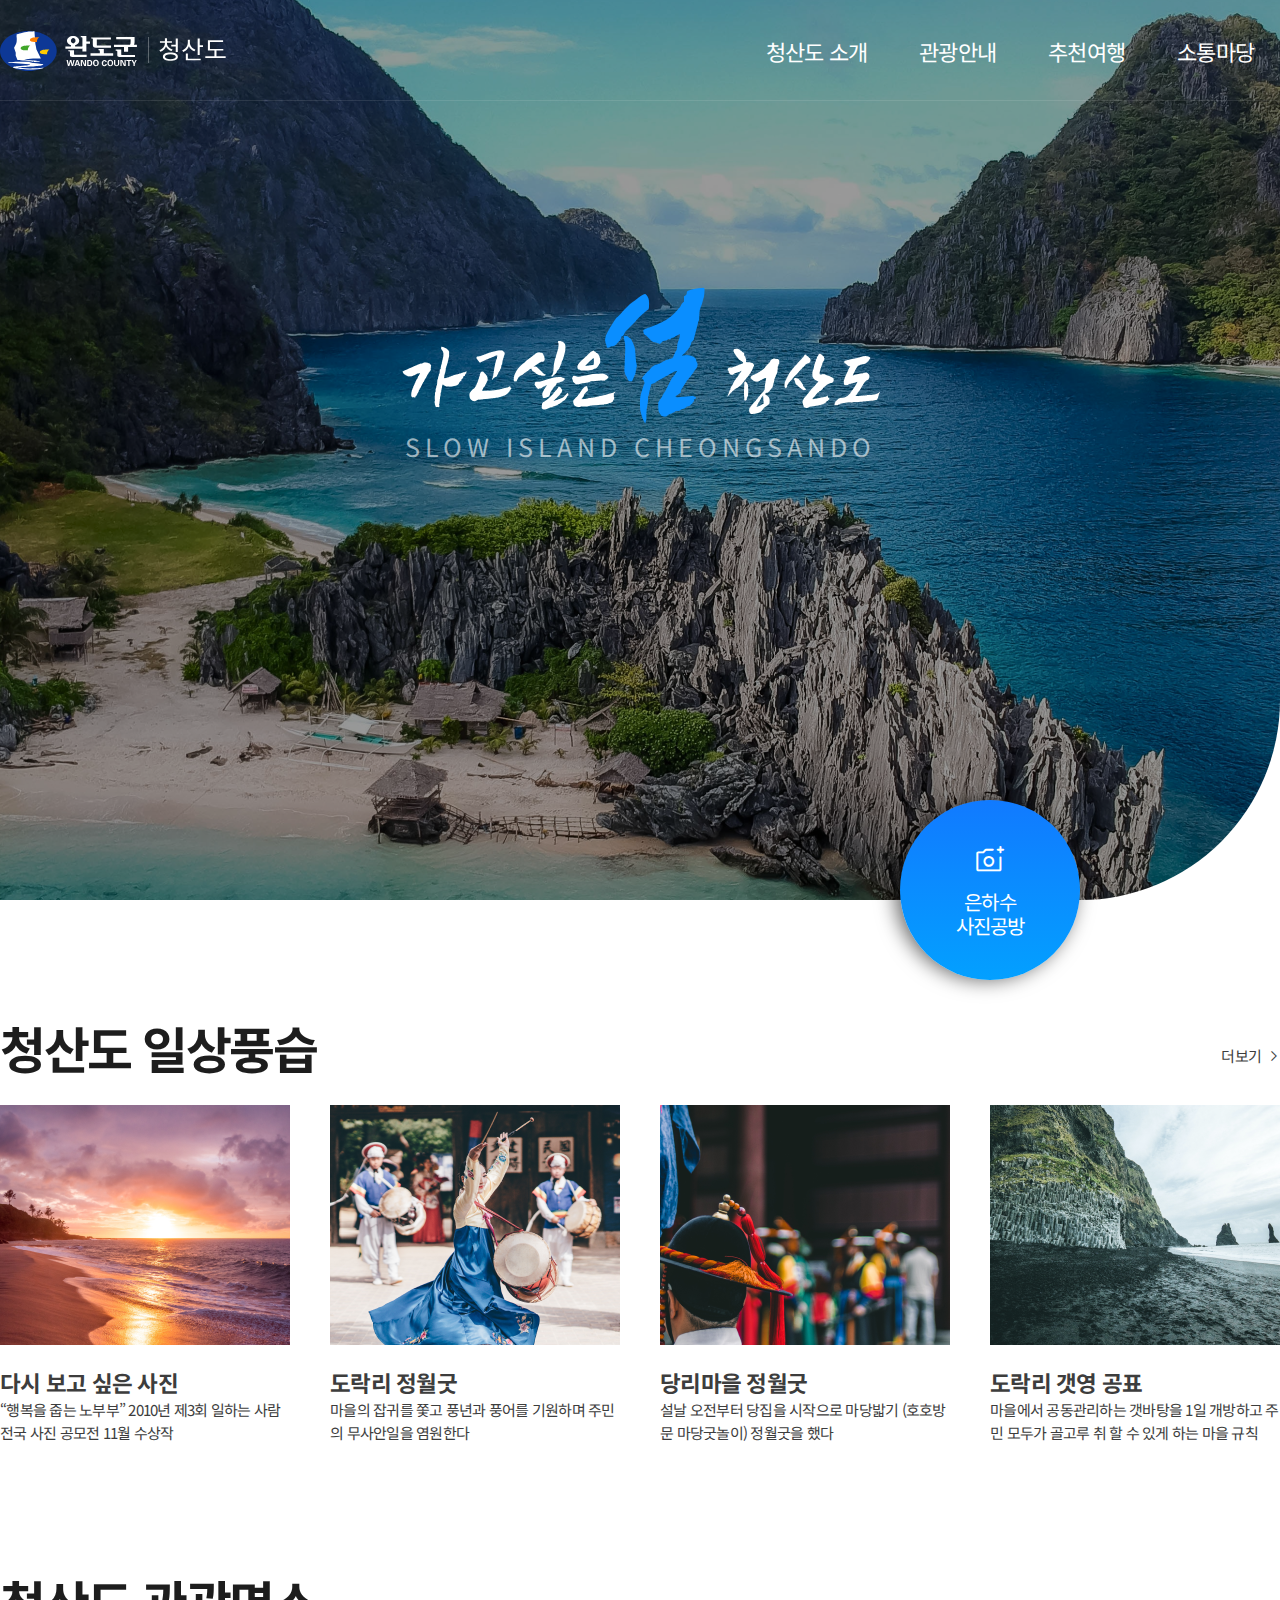
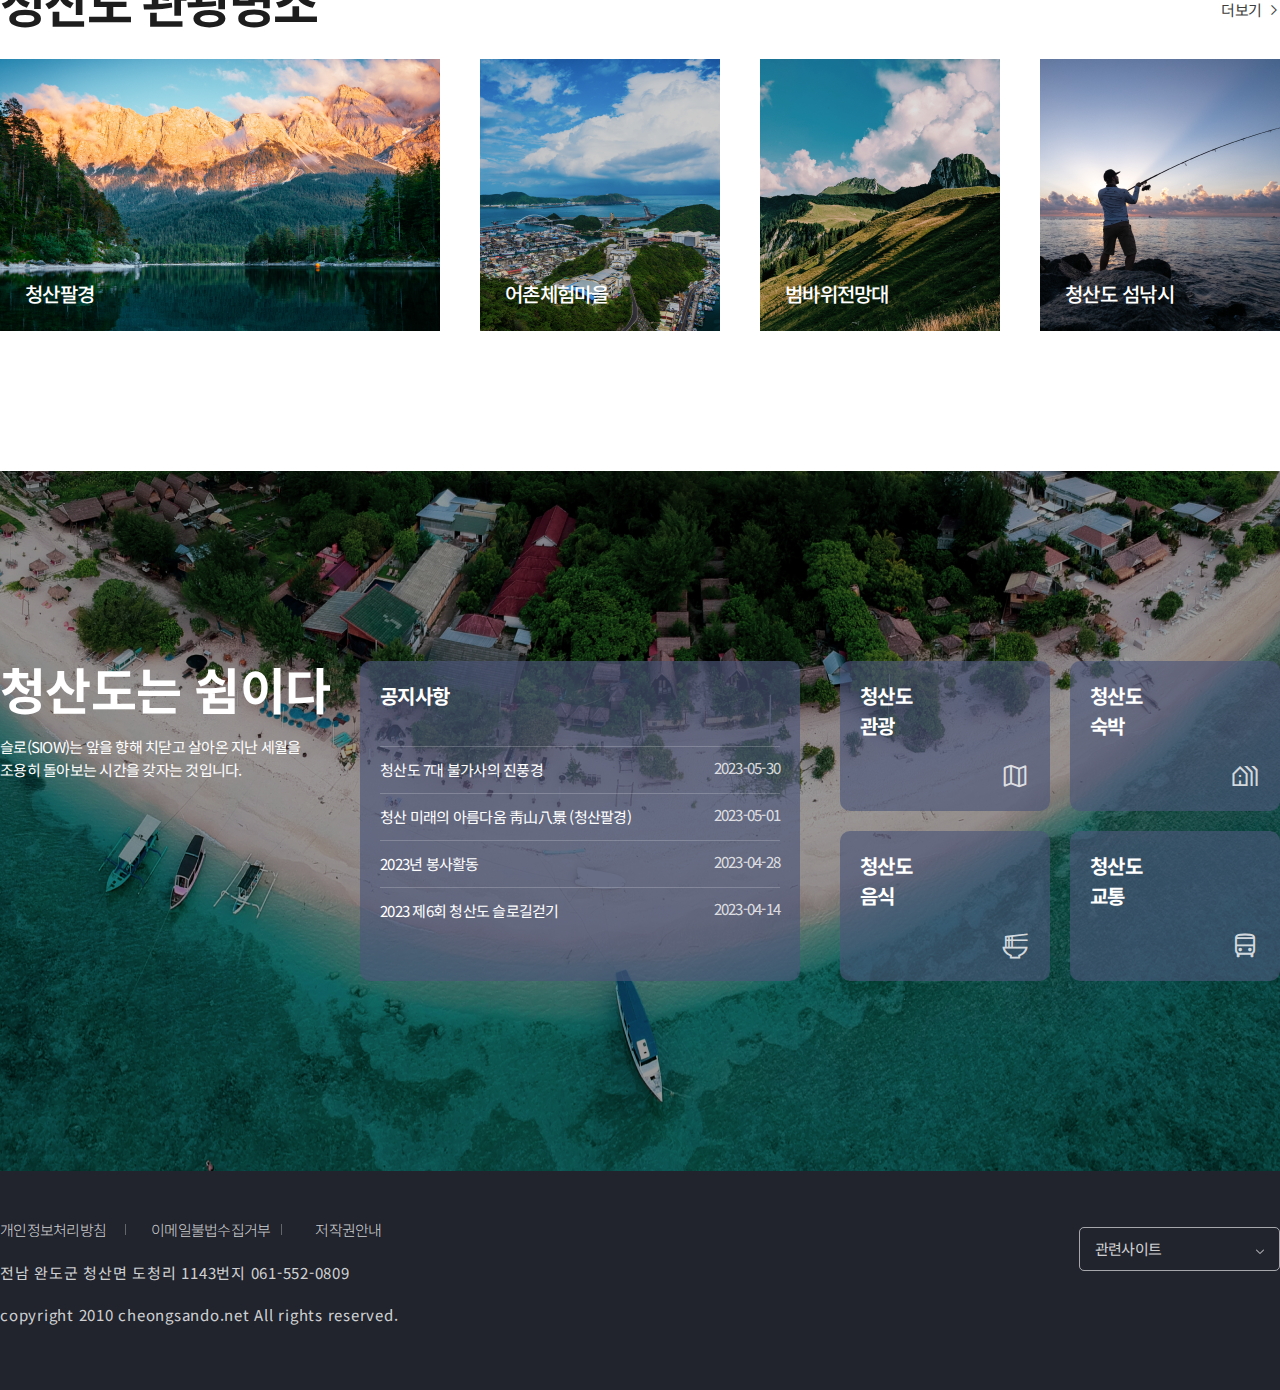
<file: 20230623(청산도)/index.html>
<!DOCTYPE html>
<html lang="ko">
<head>
    <meta charset="UTF-8">
    <meta name="viewport" content="width=device-width, initial-scale=1.0">
    <link rel="stylesheet" type="text/css" href="css/style.css">
    <link rel="stylesheet" href="https://fonts.googleapis.com/css2?family=Material+Symbols+Rounded:opsz,wght,FILL,GRAD@20..48,100..700,0..1,-50..200" />
    <link rel="stylesheet" href="https://fonts.googleapis.com/css2?family=Material+Symbols+Outlined:opsz,wght,FILL,GRAD@20..48,100..700,0..1,-50..200" />
    <link rel="stylesheet" href="https://fonts.googleapis.com/css2?family=Material+Symbols+Outlined:opsz,wght,FILL,GRAD@20..48,100..700,0..1,-50..200" />
    <link rel="stylesheet" href="https://fonts.googleapis.com/css2?family=Material+Symbols+Outlined:opsz,wght,FILL,GRAD@20..48,100..700,0..1,-50..200" />
    <link rel="stylesheet" href="https://fonts.googleapis.com/css2?family=Material+Symbols+Outlined:opsz,wght,FILL,GRAD@20..48,100..700,0..1,-50..200" />
    <link rel="stylesheet" href="https://fonts.googleapis.com/css2?family=Material+Symbols+Outlined:opsz,wght,FILL,GRAD@20..48,100..700,0..1,-50..200" />
    <title>청산도</title>
</head>
<body>
<header>
    <div class="wrap">
        <div class="htitle">
            <h1><img src="images/logo.svg" alt="완도군 청산도"></h1>
        </div>
        <nav>
            <ul>
                <li><a href="#">청산도 소개</a></li>
                <li><a href="#">관광안내</a></li>
                <li><a href="#">추천여행</a></li>
                <li><a href="#">소통마당</a></li>
            </ul>
        </nav>
    </div>
</header>
    <section class="visual">
        <div class="wrap">
            <div class="vtitle">
                <h2><img src="images/visual_txt.png" alt="가고싶은 섬 청산도"></h2>
                <p>SLOW ISLAND CHEONGSANDO</p>
            </div>
            <div class="photo">
                <a href="#"><i class="material-symbols-rounded">add_a_photo</i><span>은하수<br>사진공방</span></a>
            </div>
        </div>
    </section>
    <section class="day">
        <div class="wrap">
            <div class="chung">
                <h1>청산도 일상풍습</h1>
                <a href="#"><span>더보기</span><i class="material-symbols-outlined">arrow_forward_ios</i></a>
            </div>
                <ul class="clearfix">
                    <li>
                        <a href="#"><img src="images/daily_img01.png" alt="첫번째사진"></a>
                        <h2>다시 보고 싶은 사진</h2>
                        <p>“행복을 줍는 노부부” 2010년 제3회  일하는 사람 전국 사진 공모전 11월 수상작</p>
                    </li>
                    <li>
                        <a href="#"><img src="images/daily_img02.png" alt="두번째사진"></a>
                        <h2>도락리 정월굿</h2>
                        <p>마을의 잡귀를 쫓고 풍년과 풍어를 기원하며 주민의 무사안일을 염원한다</p>
                    </li>
                    <li>
                        <a href="#"><img src="images/daily_img03.png" alt="세번째사진"></a>
                        <h2>당리마을 정월굿</h2>
                        <p>설날 오전부터 당집을 시작으로 마당밟기 (호호방문 마당굿놀이) 정월굿을 했다</p>
                    </li>
                    <li>
                        <a href="#"><img src="images/daily_img04.png" alt="네번째사진"></a>
                        <h2>도락리 갯영 공표</h2>
                        <p>마을에서 공동관리하는 갯바탕을 1일 개방하고 주민 모두가 골고루 취 할 수 있게 하는 마을 규칙</p>
                    </li>
                </ul>
        </div>
    </section>
    <section class="slide">
        <div class="wrap">
            <div class="stitle">
                <h1>청산도 관광명소</h1>
                <a href="#"><span>더보기</span><i class="material-symbols-outlined">arrow_forward_ios</i></a>
            </div>
                <ul class="clearfix">
                    <li class="tour1"><a href="#"><span>청산팔경</span></a></li>
                    <li class="tour2"><a href="#"><span>어촌체험마을</span></a></li>
                    <li class="tour3"><a href="#"><span>범바위전망대</span></a></li>
                    <li class="tour4"><a href="#"><span>청산도 섬낚시</span></a></li>
                </ul>
        </div>
    </section>
    <section class="rest">
        <div class="wrap">
            <div class="rtitle">
                <h1>청산도는 쉼이다</h1>
                <p>슬로(SIOW)는 앞을 향해 치닫고 살아온 지난 세월을<br>
                    조용히 돌아보는 시간을 갖자는 것입니다.</p>
            </div>
            <div class="restcontainer">
                <div class="notice">
                    <h2>공지사항</h2>
                    <ul class="clearfix">
                        <li>
                            <a href="#">청산도 7대 불가사의 진풍경</a><span>2023-05-30</span>
                        </li>
                        <li>
                            <a href="#">청산 미래의 아름다움 靑山八景 (청산팔경)</a><span>2023-05-01</span>
                        </li>
                        <li>
                            <a href="#">2023년 봉사활동</a><span>2023-04-28</span>
                        </li>
                        <li>
                            <a href="#">2023 제6회  청산도 슬로길걷기</a><span>2023-04-14</span>
                        </li>
                    </ul>
                </div>
                <div class="ban">
                    <ul class="clearfix">
                        <li>
                            <a href="#"><strong>청산도<br>관광</strong><i class="material-symbols-outlined">
                                map</i></a>
                        </li>
                        <li>
                            <a href="#"><strong>청산도<br>숙박</strong><i class="material-symbols-outlined">
                                holiday_village</i></a>
                        </li>
                        <li>
                            <a href="#"><strong>청산도<br>음식</strong><i class="material-symbols-outlined">
                                ramen_dining</i></a>
                        </li>
                        <li>
                            <a href="#"><strong>청산도<br>교통</strong><i class="material-symbols-outlined">
                                directions_bus</i></a>
                        </li>
                    </ul>
                </div>
            </div>
        </div>
    </section>
    <footer>
        <div class="wrap">
            <div class="cont">
                <div class="flist">
                    <ul class="clearfix">
                        <li><a href="#"><span class="oh">개인정보처리방침</span></a></li>
                        <li><a href="#"><span class="ho">이메일불법수집거부</span></a></li>
                        <li><a href="#">저작권안내</a></li>
                    </ul>
                </div>
                <div class="last">
                    <a href="#"><span class="text">관련사이트</span>
                    <span class="img"><img src="images/more_icon.svg"></span></a>
                </div>
                </div>
                <div class="address">
                    <address>전남 완도군 청산면 도청리 1143번지   061-552-0809</address>
                </div>
                <div class="copy">
                    <span>copyright 2010 cheongsando.net  All rights reserved.</span>
                </div>
            </div>
        </div>
    </footer>
</body>
</html>
</file>
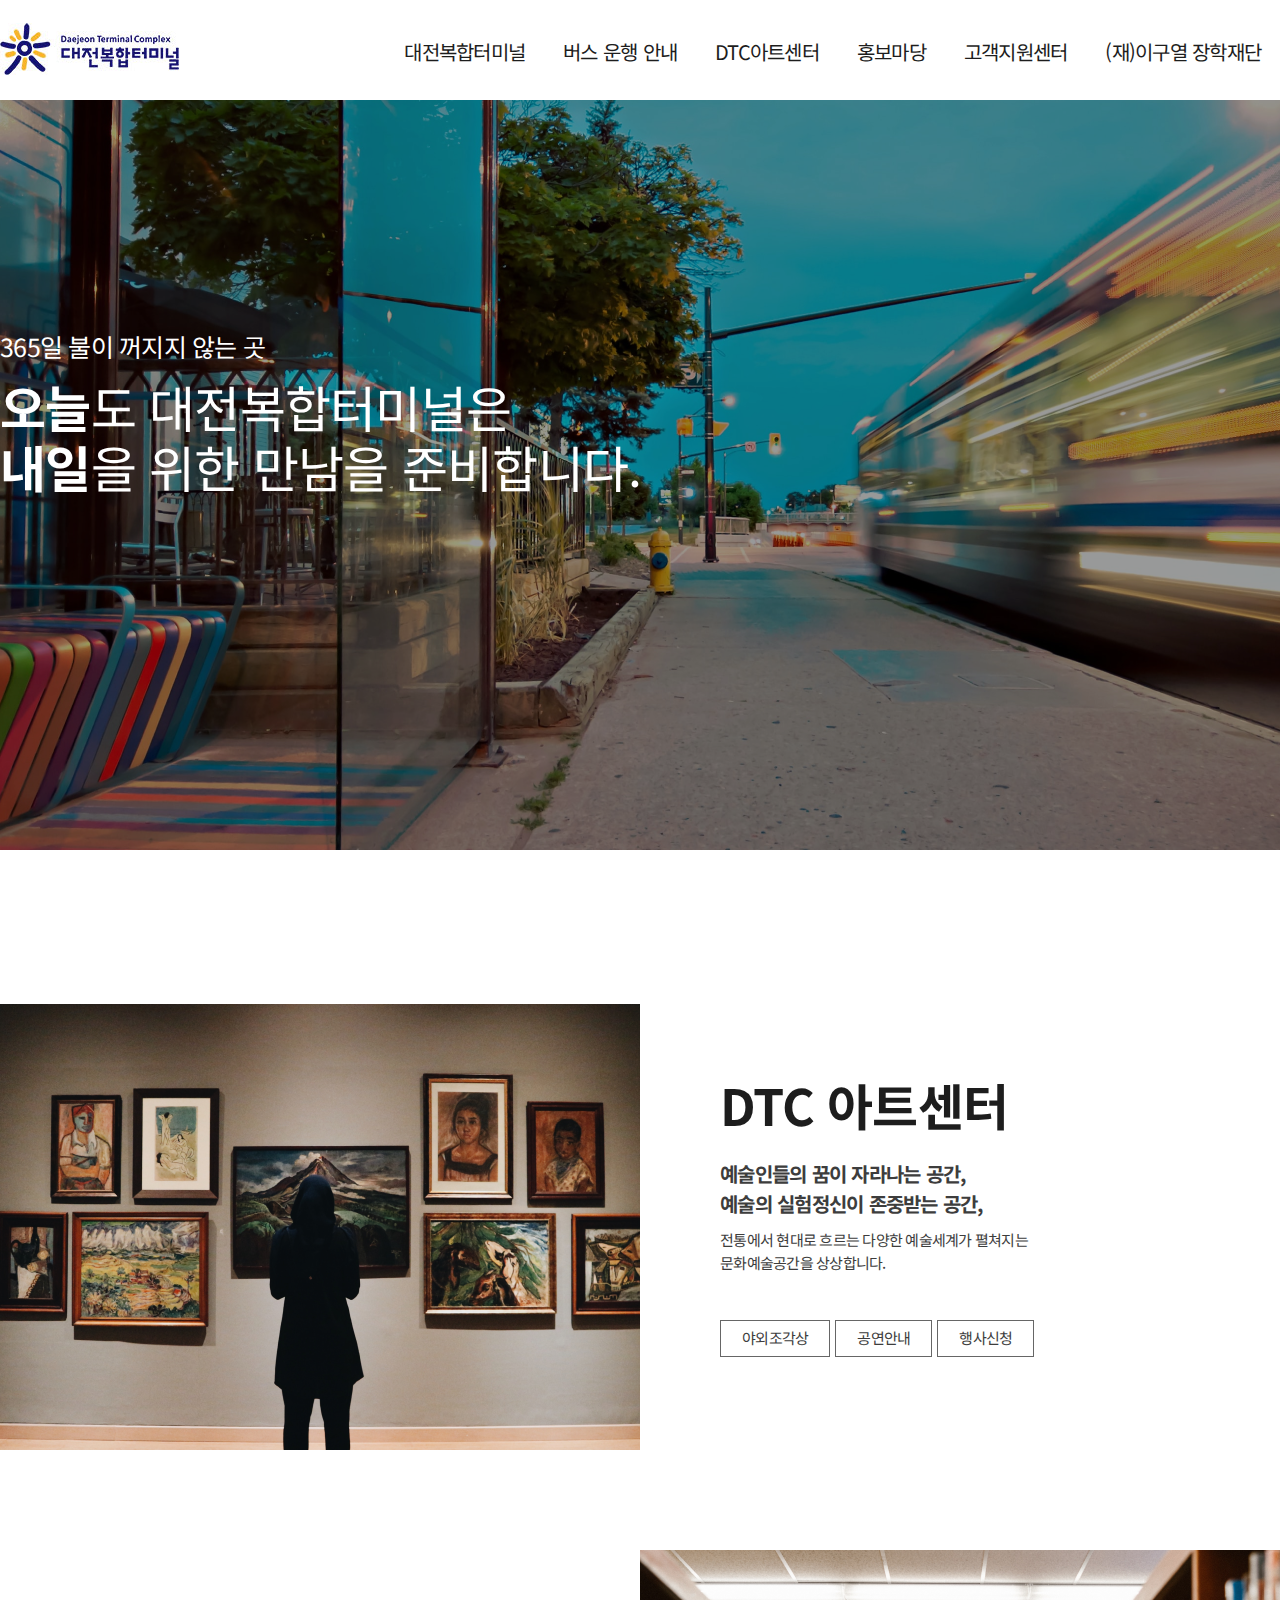
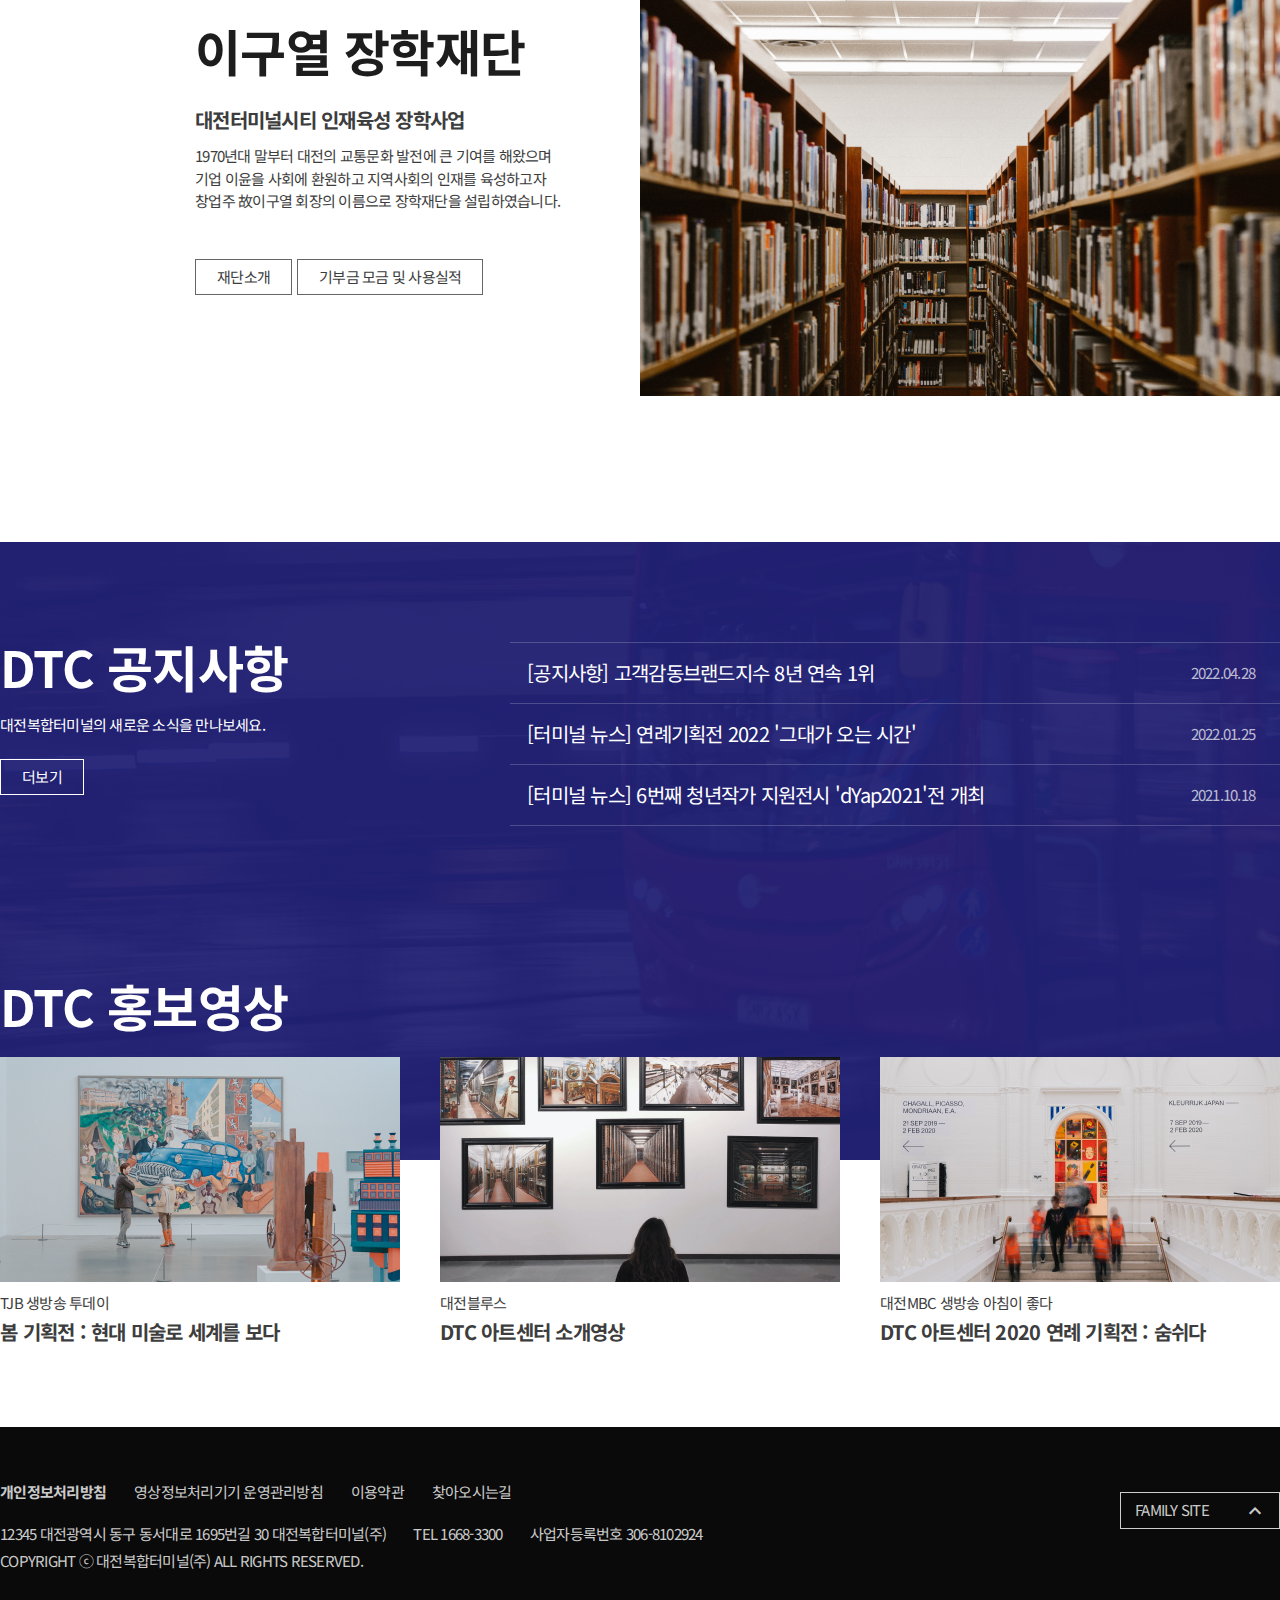
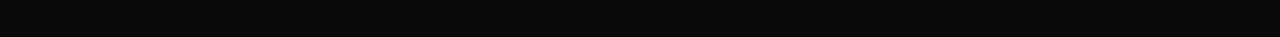
<file: 20230626(터미널반응형)/index.html>
<!DOCTYPE html>
<html lang="ko">
<head>
    <meta charset="UTF-8">
    <meta http-equiv="X-UA-Compatible" content="IE=edge">
    <meta name="viewport" content="width=device-width, initial-scale=1.0">
    <link rel="stylesheet" type="text/css" href="css/style.css" />
    <link rel="stylesheet" type="text/css" href="css/default.css" />
    <link href="https://fonts.googleapis.com/icon?family=Material+Icons" rel="stylesheet" />
    <title>대전복합터미널</title>
</head>
<body>
    <header><!-- 로고 메뉴 -->
        <div class="wrapper">
            <h1><img src="images/logo.png" alt="대전복합터미널 로고" /></h1>
            <nav>
                <ul>
                    <li><a href="#">대전복합터미널</a></li>
                    <li><a href="#">버스 운행 안내</a></li>
                    <li><a href="#">DTC아트센터</a></li>
                    <li><a href="#">홍보마당</a></li>
                    <li><a href="#">고객지원센터</a></li>
                    <li><a href="#">(재)이구열 장학재단</a></li>
                </ul>
            </nav>
        </div>
    </header>
    <section class="visual"><!-- 비쥬얼 -->
        <div class="wrapper">
            <h2>대전복합터미널 소개</h2>
            <strong>365일 불이 꺼지지 않는 곳</strong>
            <p><em>오늘</em>도 대전복합터미널은<br />
                <em>내일</em>을 위한 만남을 준비합니다. </p>
        </div>
    </section>
    <section class="promotion"><!-- 아트센터 & 이구열 재단 -->
        <div class="wrapper">
            <div class="art clearfix"> <!-- dtc 아트센터 -->
                <img src="images/promotion01.png" alt="사람이 벽에 걸려있는 미술 작품을 보고 있는 사진" />
                <div class="inner">
                    <h2>DTC 아트센터</h2>
                    <p><strong>예술인들의 꿈이 자라나는 공간,<br />
                        예술의 실험정신이 존중받는 공간,</strong><br />
                        전통에서 현대로 흐르는 다양한 예술세계가 펼쳐지는 <br />
                        문화예술공간을 상상합니다.</p>
                    <a href="#">야외조각상</a>
                    <a href="#">공연안내</a>
                    <a href="#">행사신청</a>
                </div>
            </div>
            <div class="lee clearfix"> <!-- 이구열 장학재단 -->
                <img src="images/promotion02.png" alt="도서관에 책이 많은 사진" />
                <div class="inner">
                    <h2>이구열 장학재단</h2>
                    <p><strong>대전터미널시티 인재육성 장학사업</strong><br />
                        1970년대 말부터 대전의 교통문화 발전에 큰 기여를 해왔으며<br />
                        기업 이윤을 사회에 환원하고 지역사회의 인재를 육성하고자<br />
                        창업주 故이구열 회장의 이름으로 장학재단을 설립하였습니다.</p>
                    <a href="#">재단소개</a>
                    <a href="#">기부금 모금 및 사용실적</a>
                </div>
            </div>
        </div>
    </section>
    <section class="bbs"><!-- 공지사항, 홍보영상 -->
        <div class="wrapper">
            <div class="notice clearfix">
                <div class="tit">
                    <h2>DTC 공지사항</h2>
                    <p>대전복합터미널의 새로운 소식을 만나보세요.</p>
                    <a href="#">더보기</a>
                </div>
                <ul>
                    <li class="first">
                        <a href="#" class="clearfix">
                            <strong>[공지사항] 고객감동브랜드지수 8년 연속 1위</strong>
                            <span>2022.04.28</span>
                        </a>
                    </li>
                    <li>
                        <a href="#" class="clearfix">
                            <strong>[터미널 뉴스] 연례기획전 2022 '그대가 오는 시간'</strong>
                            <span>2022.01.25</span>
                        </a>
                    </li>
                    <li>
                        <a href="#" class="clearfix">
                            <strong>[터미널 뉴스] 6번째 청년작가 지원전시 'dYap2021'전 개최</strong>
                            <span>2021.10.18</span>
                        </a>
                    </li>
                </ul>
            </div>
            <div class="movie">
                <h2>DTC 홍보영상</h2>
                <ul class="clearfix">
                    <li>
                        <a href="#">
                            <img src="images/movie01.png" alt="전시장에서 그림을 보고 있는 사람 사진" />
                            <span>TJB 생방송 투데이</span>
                            <strong>봄 기획전 : 현대 미술로 세계를 보다</strong>
                        </a>
                    </li>
                    <li>
                        <a href="#">
                            <img src="images/movie02.png" alt="전시장에서 벽에 걸린 그림을 보고 있는 사람 사진" />
                            <span>대전블루스</span>
                            <strong>DTC 아트센터 소개영상</strong>
                        </a>
                    </li>
                    <li class="last">
                        <a href="#">
                            <img src="images/movie03.png" alt="전시장입구에 사람이 몰려있는 사진" />
                            <span>대전MBC 생방송 아침이 좋다</span>
                            <strong>DTC 아트센터 2020 연례 기획전 : 숨쉬다</strong>
                        </a>
                    </li>
                </ul>
            </div>
        </div>
    </section>
    <footer class="clearfix"> <!-- 주소, copyright, family site -->
        <div class="wrapper">
            <div class="inner">
                <ul class="fnav clearfix">
                    <li class="privacy"><a href="#">개인정보처리방침</a></li>
                    <li><a href="#">영상정보처리기기 운영관리방침</a></li>
                    <li><a href="#">이용약관</a></li>
                    <li><a href="#">찾아오시는길</a></li>
                </ul>
                <div class="info">
                    <address>12345 대전광역시 동구 동서대로 1695번길 30 대전복합터미널(주)</address>
                    <span>TEL 1668-3300</span>
                    <span>사업자등록번호  306-8102924</span>
                </div>
                <div class="copyright">COPYRIGHT ⓒ 대전복합터미널(주) ALL RIGHTS RESERVED.</div>
            </div>
            <button>
                <strong>FAMILY SITE</strong>
                <span class="material-icons">expand_less</span>
            </button>
        </div>
    </footer>
</body>
</html>
</file>
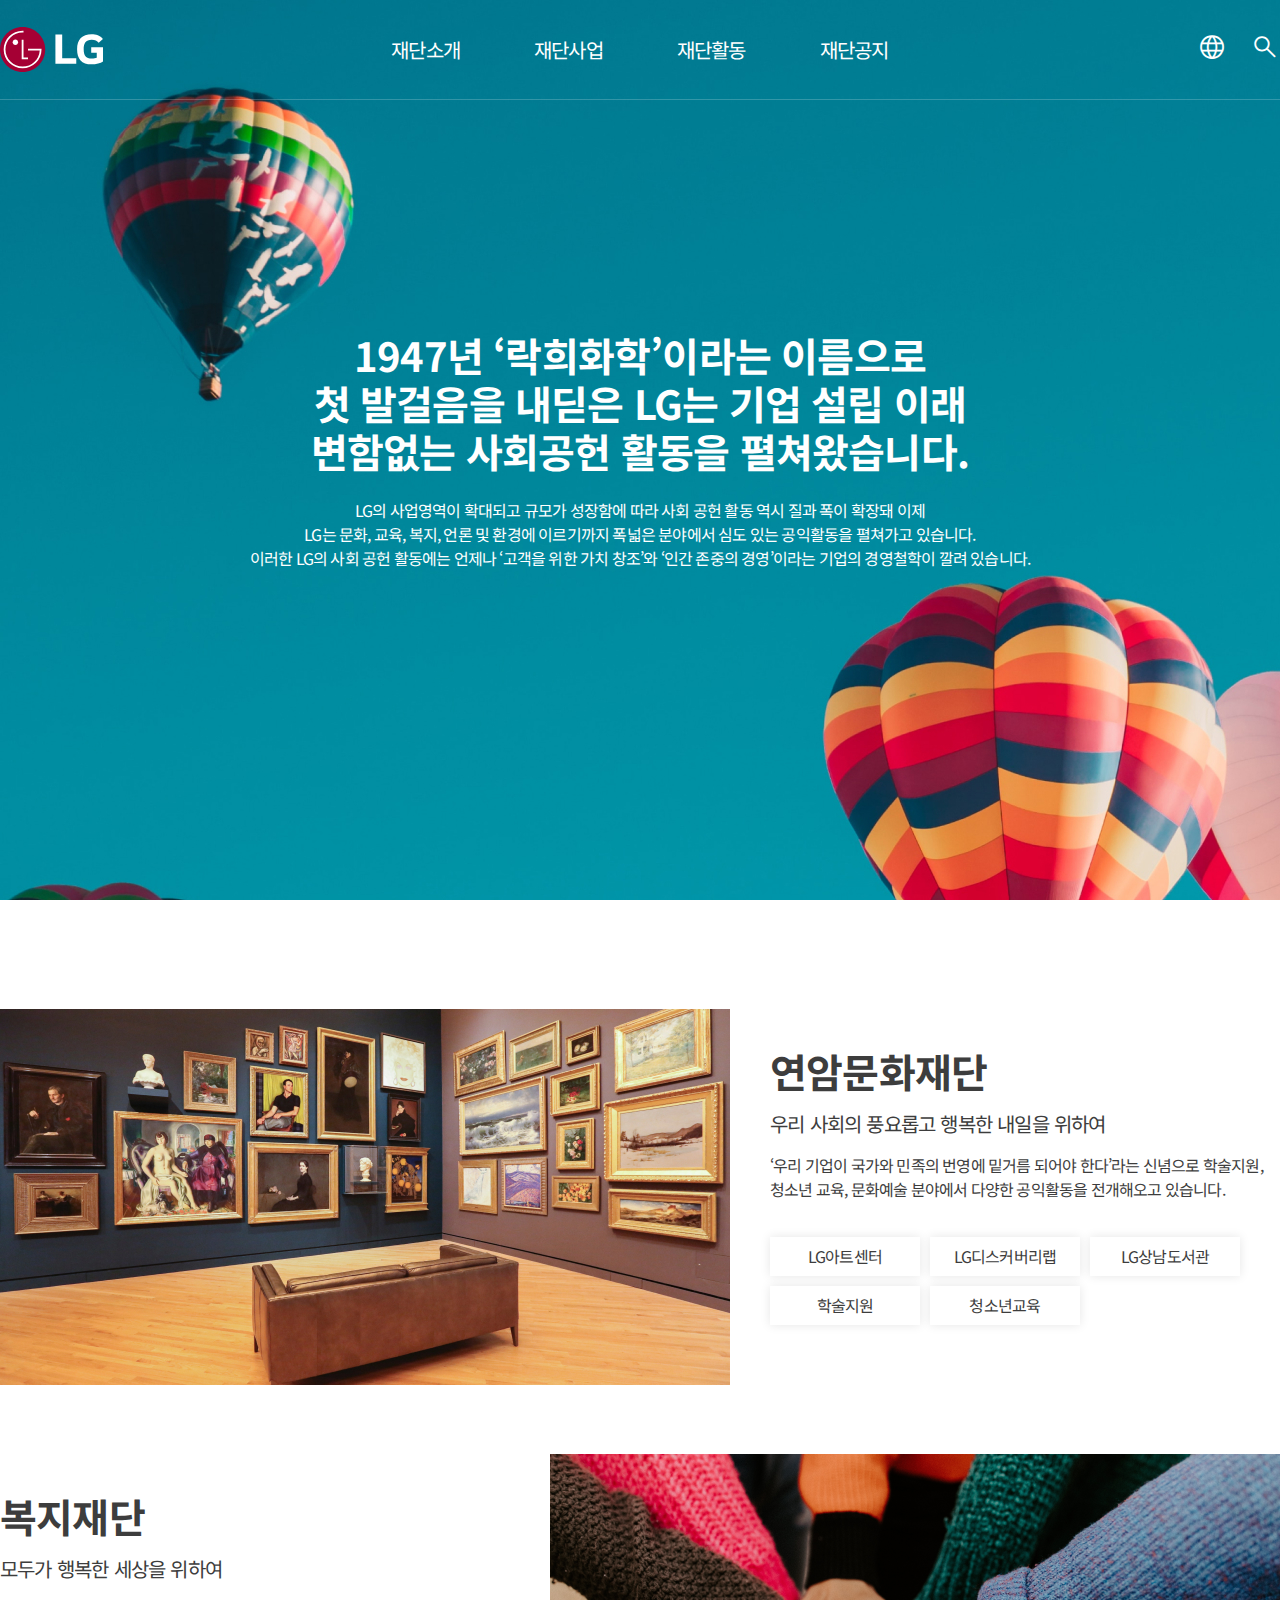
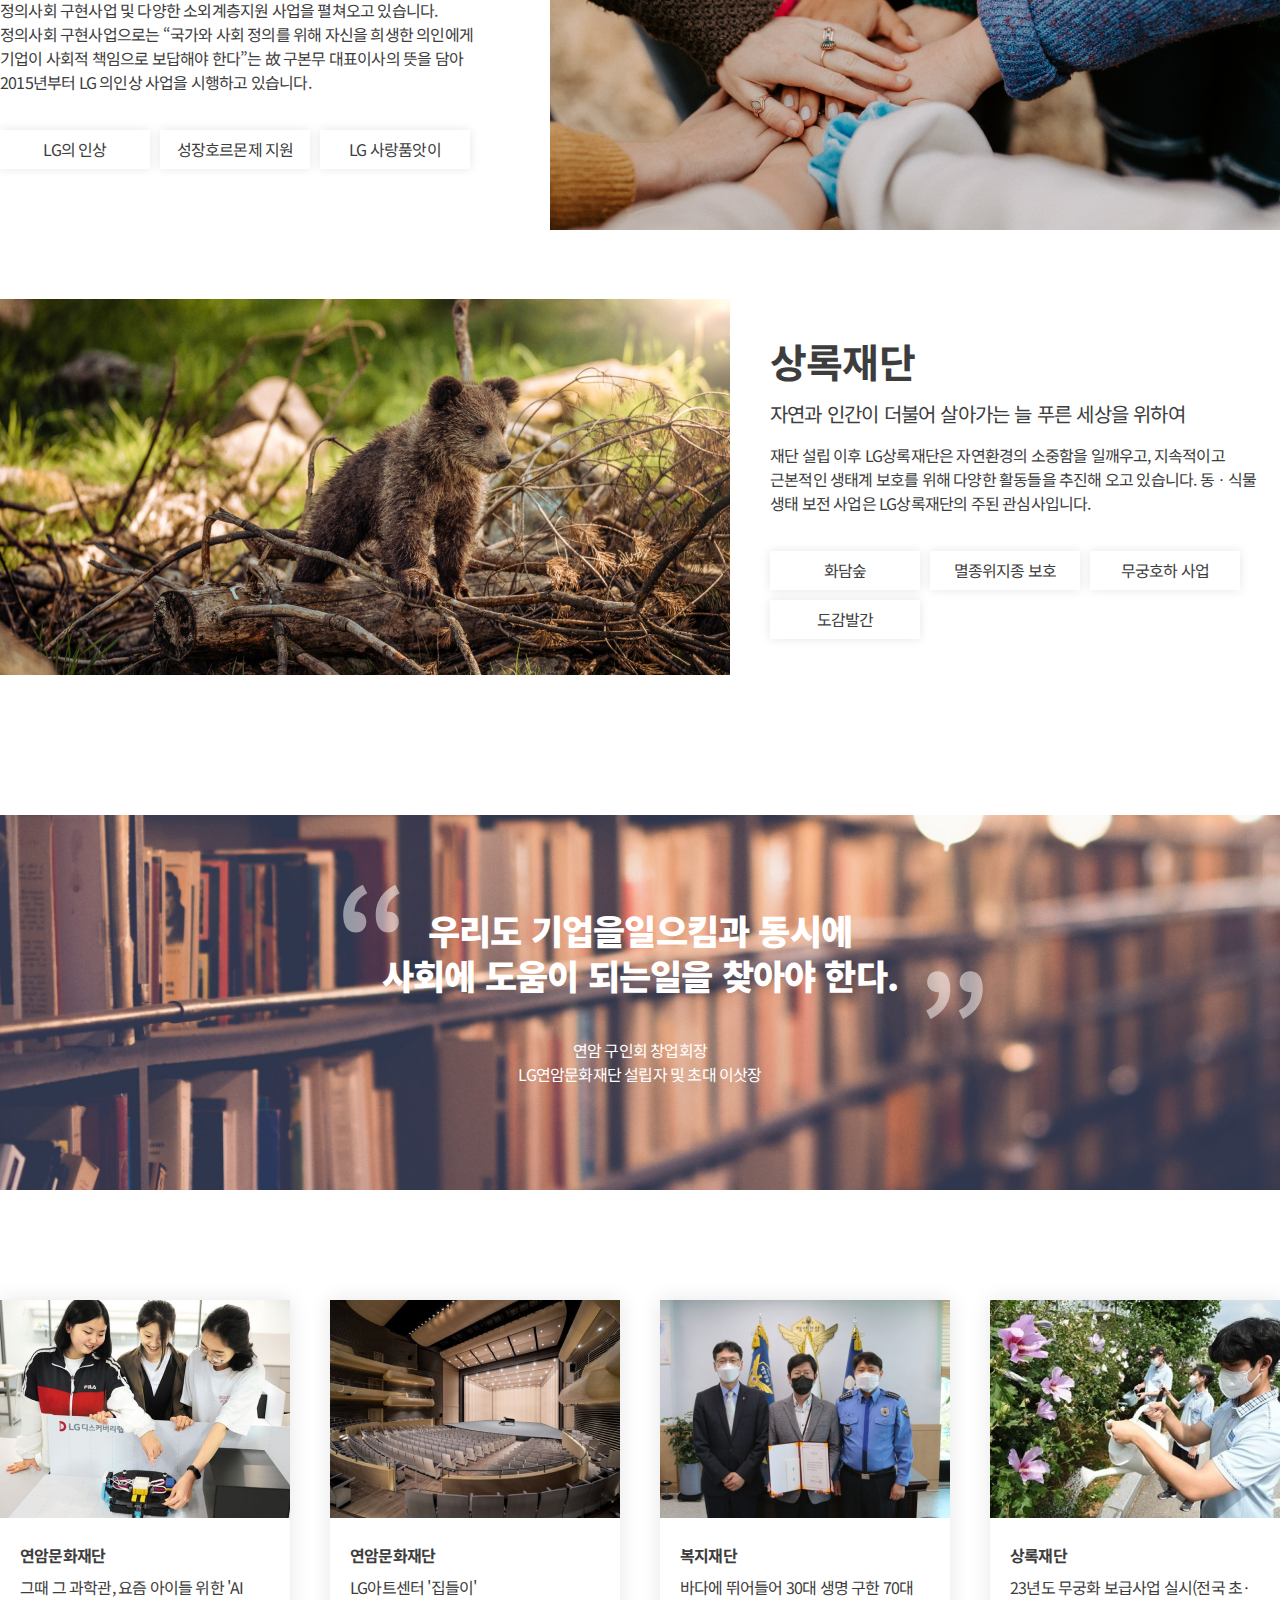
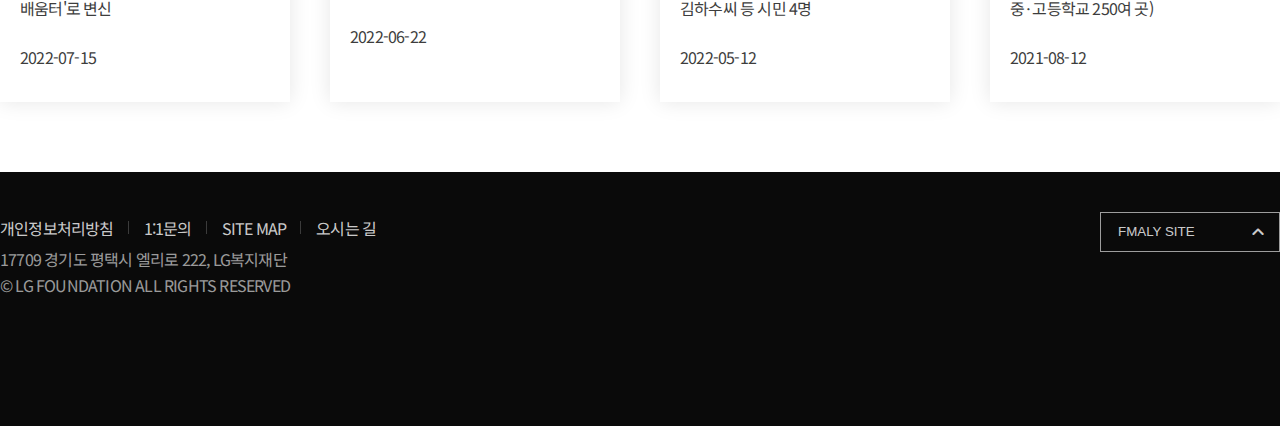
<file: 20230630(LG연습)/index.html>
<!DOCTYPE html>
<html lang="ko">
<head>
  <meta charset="UTF-8">
  <meta name="viewport" content="width=device-width, initial-scale=1.0">
  <title>LG공익재단</title>
  <link rel="stylesheet" href="https://fonts.googleapis.com/css2?family=Material+Symbols+Rounded:opsz,wght,FILL,GRAD@20..48,100..700,0..1,-50..200" />
  <link rel="stylesheet" href="./css/style.css">
  <link rel="stylesheet" href="./css/lgm.css">
  <script src="https://ajax.googleapis.com/ajax/libs/jquery/3.7.0/jquery.min.js"></script>
  <script defer src="./js/main.js"></script>
</head>
<body>
  <header>
    <div class="wrap">
      <h1><a href="#">LG로고</a></h1>
      <button class="menu">
        <span>메뉴열기</span>
        <i class="material-symbols-rounded">menu</i>
      </button>
      <nav class="gnb">
        <ul>
          <li><a href="#">재단소개</a></li>
          <li><a href="#">재단사업</a></li>
          <li><a href="#">재단활동</a></li>
          <li><a href="#">재단공지</a></li>
        </ul>
      </nav>
      <div class="tnb">
        <button>
          <i class="material-symbols-rounded">language</i>
          <span>재단공지 언어</span>
        </button>
        <button>
          <i class="material-symbols-rounded">search</i>
          <span>검색 열기</span>
        </button>
      </div>
    </div>
  </header>
  <!-- //header -->
  
  <section class="visual">
    <div class="wrap">
      <div class="inner">
        <h2>
          1947년 ‘락희화학’이라는 이름으로 <br/>
          첫 발걸음을 내딛은 LG는 기업 설립 이래 <br/>
          변함없는 사회공헌 활동을 펼쳐왔습니다.<br/>
        </h2>
        <p>
          LG의 사업영역이 확대되고 규모가 성장함에 따라 사회 공헌 활동 역시 질과 폭이 확장돼 이제 <br/>
          LG는 문화, 교육, 복지, 언론 및 환경에 이르기까지 폭넓은 분야에서 심도 있는 공익활동을 펼쳐가고 있습니다. <br/>
          이러한 LG의 사회 공헌 활동에는 언제나 ‘고객을 위한 가치 창조’와 ‘인간 존중의 경영’이라는 기업의 경영철학이 깔려 있습니다.
        </p>
      </div>
    </div>
  </section>
  <!-- //visual -->

  <section class="biz">
    <div class="wrap">
      <div class="group1 fleft clearfix">
        <img src="./images/biz01.jpg" alt="미술관">
        <div class="inner">
          <h2>연암문화재단</h2>
          <strong>우리 사회의 풍요롭고 행복한 내일을 위하여</strong>
          <p>‘우리 기업이 국가와 민족의 번영에 밑거름 되어야 한다’라는 신념으로 학술지원, 청소년 교육, 문화예술 분야에서 다양한 공익활동을 전개해오고 있습니다.</p>
          <div class="link">
            <ul>
              <li><a href="#">LG아트센터</a></li>
              <li><a href="#">LG디스커버리랩</a></li>
              <li><a href="#">LG상남도서관</a></li>
              <li><a href="#">학술지원</a></li>
              <li><a href="#">청소년교육</a></li>
            </ul>
          </div>
        </div>
      </div>
      <div class="group2 fright clearfix">
        <img src="./images/biz02.png" alt="미술관">
        <div class="inner">
          <h2>복지재단</h2>
          <strong>모두가 행복한 세상을 위하여</strong>
          <p>정의사회 구현사업 및 다양한 소외계층지원 사업을 펼쳐오고 있습니다.<br />
            정의사회 구현사업으로는 “국가와 사회 정의를 위해 자신을 희생한 의인에게 기업이 사회적 책임으로 보답해야 한다”는 故 구본무 대표이사의 뜻을 담아 2015년부터 LG 의인상 사업을 시행하고 있습니다.</p>
          <div class="link">
            <ul>
              <li><a href="#">LG의 인상</a></li>
              <li><a href="#">성장호르몬제 지원</a></li>
              <li><a href="#">LG 사랑품앗이</a></li>
            </ul>
          </div>
        </div>
      </div>
      <div class="group3 fleft clearfix">
        <img src="./images/biz03.png" alt="미술관">
        <div class="inner">
          <h2>상록재단</h2>
          <strong>자연과 인간이 더불어 살아가는 늘 푸른 세상을 위하여</strong>
          <p>재단 설립 이후 LG상록재단은 자연환경의 소중함을 일깨우고, 지속적이고 근본적인 생태계 보호를 위해 다양한 활동들을 추진해 오고 있습니다. 동ㆍ식물 생태 보전 사업은 LG상록재단의 주된 관심사입니다.</p>
          <div class="link">
            <ul>
              <li><a href="#">화담숲</a></li>
              <li><a href="#">멸종위지종 보호</a></li>
              <li><a href="#">무궁호하 사업</a></li>
              <li><a href="#">도감발간</a></li>
            </ul>
          </div>
        </div>
      </div>
    </div>
  </section>
  <!-- //biz -->

  <section class="purpose">
    <div class="wrap">
      <div class="inner">
        <h2><strong><span>우리도 기업을</span>일으킴과 동시에</br>
            <span>사회에 도움이 되는</span>일을 찾아야 한다.</strong></h2>
        <p>연암 구인회 창업회장<br/>
           LG연암문화재단 설립자 및 초대 이삿장
        </p>
      </div>
    </div>
  </section>
  <!-- //purspose -->

  <section class="news">
    <div class="wrap">
      <h2>뉴스</h2>
      <ul>
        <li>
          <a href="#">
            <img src="./images/news01.png" alt="배움터방문학생">
            <span class="cate">연암문화재단</span>
            <strong class="tit">그때 그 과학관, 요즘 아이들 위한 'AI 배움터'로 변신</strong>
            <span class="date">2022-07-15</span>
          </a>
        </li>
        <li>
          <a href="#">
            <img src="./images/news02.png" alt="LG아트센터 내부 사진">
            <span class="cate">연암문화재단</span>
            <strong class="tit">LG아트센터 '집들이'</strong>
            <span class="date">2022-06-22</span>
          </a>
        </li>
        <li>
          <a href="#">
            <img src="./images/news03.png" alt="LG의 인상 수상식 기념 사진">
            <span class="cate">복지재단</span>
            <strong class="tit">바다에 뛰어들어 30대 생명 구한 70대 김하수씨 등 시민 4명</strong>
            <span class="date">2022-05-12</span>
          </a>
        </li>
        <li>
          <a href="#">
            <img src="./images/news04.png" alt="무궁화에 물 주는 학생 사진">
            <span class="cate">상록재단</span>
            <strong class="tit">23년도 무궁화 보급사업 실시(전국 초·중·고등학교 250여 곳)</strong>
            <span class="date">2021-08-12</span>
          </a>
        </li>
      </ul>
    </div>
  </section>
  <!-- //news -->

  <footer>
    <div class="wrap clearfix">
      <div class="family">
        <button>
          <span>FMALY SITE</span>
          <i class="material-symbols-rounded">expand_less</i>
        </button>
      </div>
      <div class="inner">
        <ul class="fnav">
          <li class="privary"><a href="#">개인정보처리방침</a></li>
          <li><a href="#">1:1문의</a></li>
          <li><a href="#">SITE MAP</a></li>
          <li><a href="#">오시는 길</a></li>
        </ul>
        <address class="finfo">17709 경기도 평택시 엘리로 222, LG복지재단</address>
        <div class="copyright">&copy; LG FOUNDATION ALL RIGHTS RESERVED</div>
      </div>
    </div>
  </footer>
  <!-- //foter -->
</body>
</html>
</file>
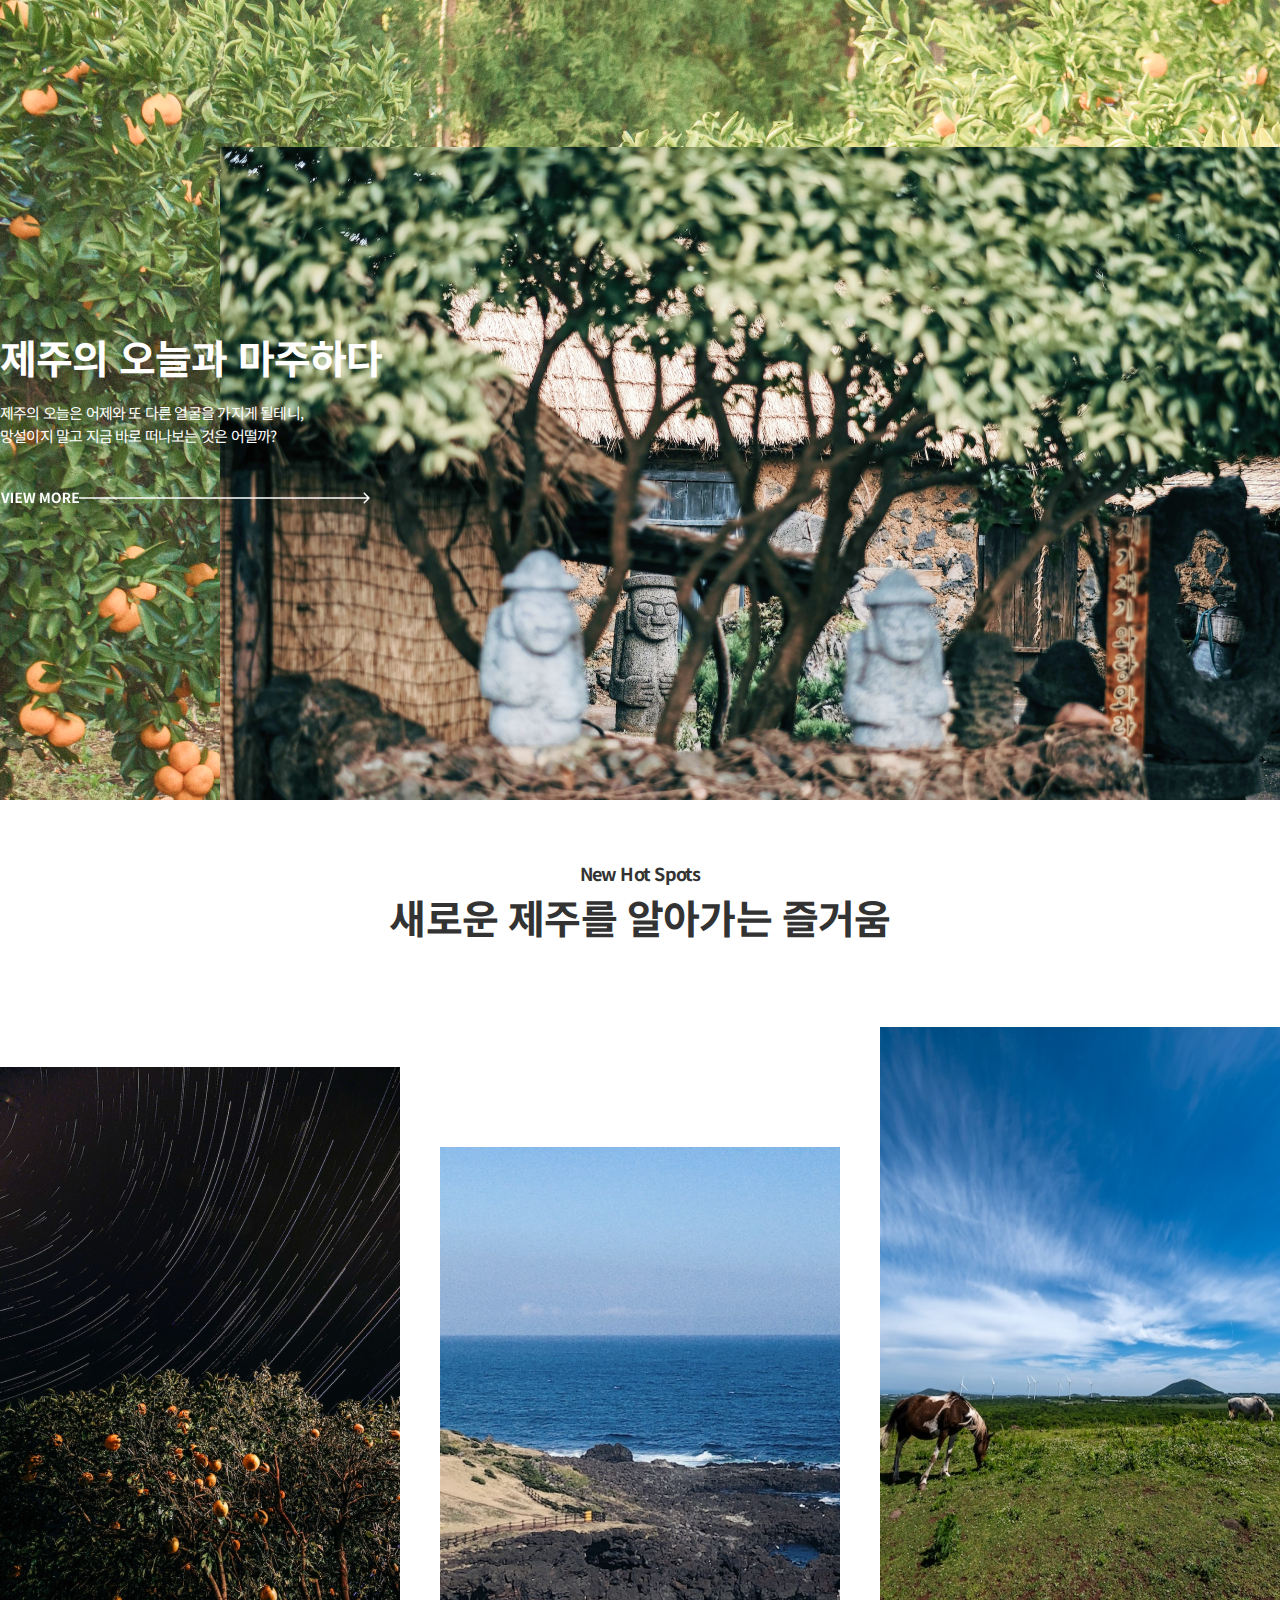
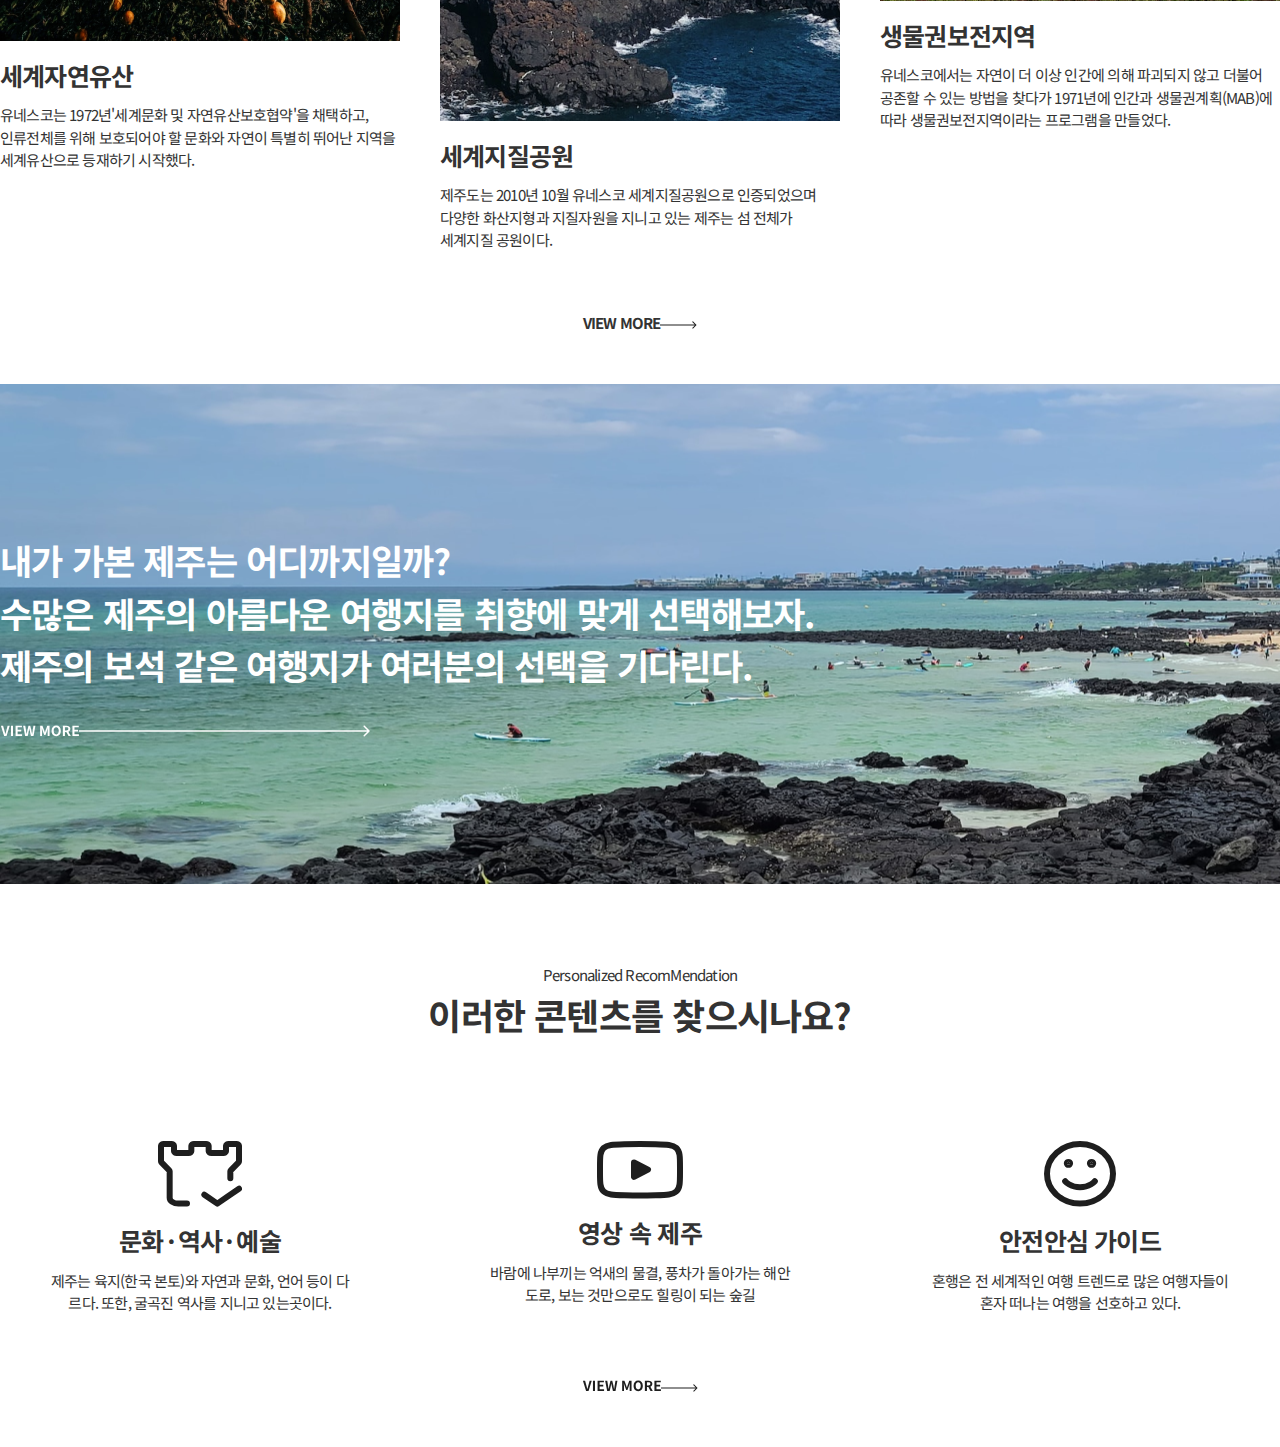
<file: Jeju/index.html>
<!DOCTYPE html>
<html lang="ko">
<head>
    <meta charset="UTF-8">
    <meta name="viewport" content="width=device-width, initial-scale=1.0">
    <link rel="stylesheet" type="text/css" href="css/style.css">
    <title>제주여행</title>
</head>
<body>
    <section class="jeju01">
        <div class="wrapper">
            <h1>제주의 오늘과 마주하다</h1>
            <p>제주의 오늘은 어제와 또 다른 얼굴을 가지게 될테니,<br />
                망설이지 말고 지금 바로 떠나보는 것은 어떨까?</p>
            <a href="#">
            <img src="images/view more(w).svg" alt="viewmore"><img src="images/Vector 1.svg" alt="arrow"></a>
        </div>
    </section>
    <section class="world">
        <div class="wrapper">
            <div class="new">
                <h6>New Hot Spots</h6>
                <h1>새로운 제주를 알아가는 즐거움</h1>
            </div>
            <ul>
                <li class="ju01">
                    <a href="#"><img src="images/ju01.png" alt="왼쪽사진">
                    <b>세계자연유산</b>
                    <p>유네스코는 1972년'세계문화 및 자연유산보호협약'을 채택하고, 인류전체를 위해 보호되어야 할 문화와 자연이 특별히 뛰어난 지역을 세계유산으로 등재하기 시작했다.</p></a>
                </li>
                <li class="ju02">
                    <a href="#"><img src="images/ju02.png" alt="가운데사진">
                    <b>세계지질공원</b>
                    <p>제주도는 2010년 10월 유네스코 세계지질공원으로 인증되었으며 다양한 화산지형과 지질자원을 지니고 있는 제주는 섬 전체가 세계지질 공원이다.</p></a>
                </li>
                <li class="ju03">
                    <a href="#"><img src="images/ju03.png" alt="오른쪽사진">
                    <b>생물권보전지역</b>
                    <p>유네스코에서는 자연이 더 이상 인간에 의해 파괴되지 않고 더불어 공존할 수 있는 방법을 찾다가 1971년에 인간과 생물권계획(MAB)에 따라 생물권보전지역이라는 프로그램을 만들었다.</p></a>
                </li>
            </ul>
            <div class="view">
                <a href="#"><b>VIEW MORE</b><img src="images/Vector 2.svg" alt="arrow"></a>
            </div>
        </div>
    </section>
    <section class="visited">
        <div class="wrapper">
        <div class="sea">
            <h3>내가 가본 제주는 어디까지일까?<br />
                수많은 제주의 아름다운 여행지를 취향에 맞게 선택해보자.<br />
                제주의 보석 같은 여행지가 여러분의 선택을 기다린다.</h3>
            <a href="#"><img src="images/view more(w).svg" alt="viewmore"><img src="images/Vector 1.svg" alt="arrow"></a>
        </div>
    </div>
    </section>
    <section class="content">
        <div class="wrapper">
        <div class="icon">
            <h7>Personalized RecomMendation</h7>
            <h2>이러한 콘텐츠를 찾으시나요?</h2>
        </div>
            <ul>
                <li>
                    <a href="#"><img src="images/icon tower.svg" alt="왼쪽아이콘">
                    <b>문화·역사·예술</b>
                    <p>제주는 육지(한국 본토)와 자연과 문화, 언어 등이 다<br />
                    르다. 또한, 굴곡진 역사를 지니고 있는곳이다.</p></a>
                </li>
                <li>
                    <a href="#"><img src="images/icon youtube.svg" alt="가운데아이콘">
                    <b>영상 속 제주</b>
                    <p>바람에 나부끼는 억새의 물결, 풍차가 돌아가는 해안<br />
                    도로, 보는 것만으로도 힐링이 되는 숲길</p></a>
                </li>
                <li>
                    <a href="#"><img src="images/icon emoji.svg" alt="오른쪽아이콘">
                    <b>안전안심 가이드</b>
                    <p>혼행은 전 세계적인 여행 트렌드로 많은 여행자들이<br />
                    혼자 떠나는 여행을 선호하고 있다.</p></a>
                </li>
            </ul>
            <div class="more">    
                <a href="#"><img src="images/view more(b).svg" alt="viewmore"><img src="images/Vector 2.svg" alt="arrow"></a>
            </div>
        </div>
    </section>
    
</body>
</html>
</file>
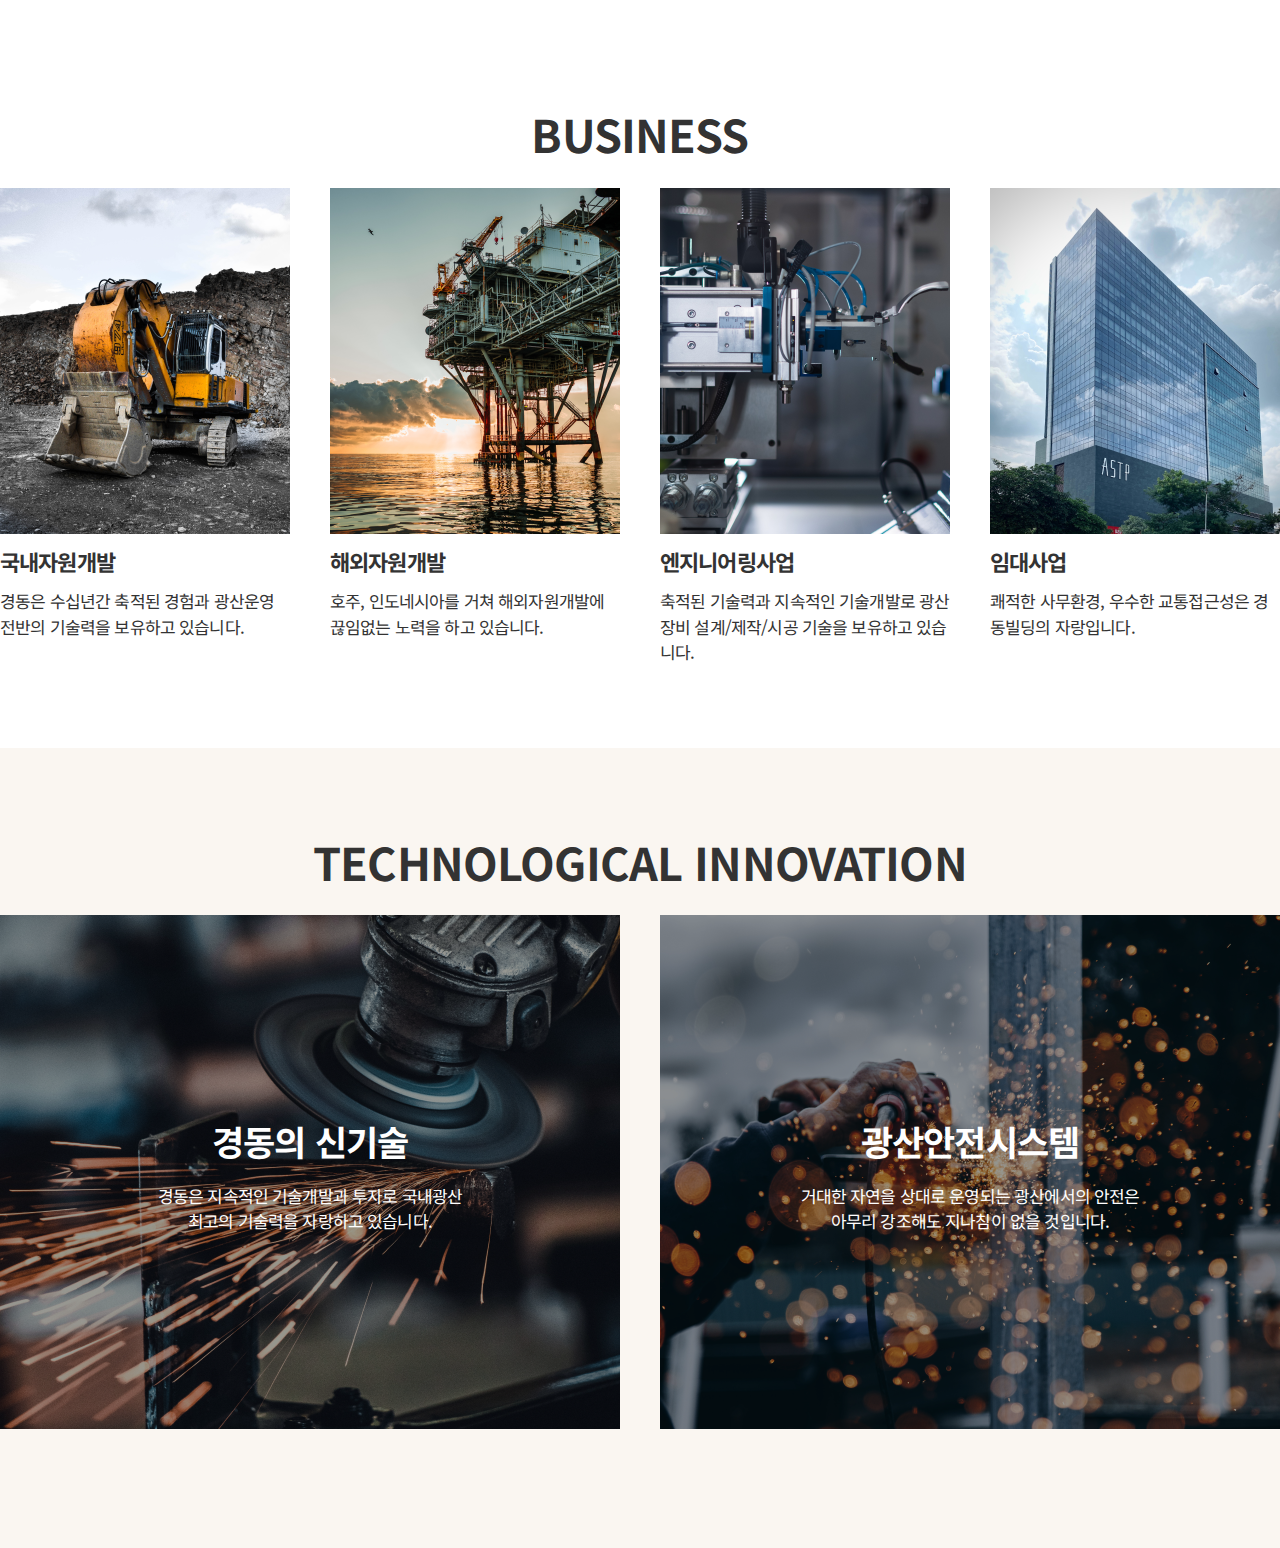
<file: KyungDong/index.html>
<!DOCTYPE html>
<html lang="ko">
<head>
    <meta charset="UTF-8">
    <meta name="viewport" content="width=device-width, initial-scale=1.0">
    <link rel="stylesheet" type="text/css" href="css/style.css">
    <title>경동</title>
</head>
<body>
    <section class="biz">
        <div class="wrapper">
            <h1>BUSINESS</h1>
            <ul>
                <li>
                    <a href="#"><img src="images/biz01.png" alt="01">
                    <span>국내자원개발</span>
                    <p>경동은 수십년간 축적된 경험과 광산운영 전반의 기술력을 보유하고 있습니다.</p></a>
                </li>
                <li>
                    <a href="#"><img src="images/biz02.png" alt="02">
                    <span>해외자원개발</span>
                    <p>호주, 인도네시아를 거쳐 해외자원개발에 끊임없는 노력을 하고 있습니다.</p></a>
                </li>
                <li>
                    <a href="#"><img src="images/biz03.png" alt="03">
                    <span>엔지니어링사업</span>
                    <p>축적된 기술력과 지속적인 기술개발로 광산장비 설계/제작/시공 기술을 보유하고 있습니다.</p></a>
                </li>
                <li>
                    <a href="#"><img src="images/biz04.png" alt="04">
                    <span>임대사업</span>
                    <p>쾌적한 사무환경, 우수한 교통접근성은 경동빌딩의 자랑입니다.</p></a>
                </li>
            </ul>
        </div>
    </section>
    <section class="tech">
            <div class="wrapper">
                <h1>TECHNOLOGICAL INNOVATION</h1>
                <ul>
                    <li class="sin">
                        <a href="#">
                        <span>경동의 신기술</span>
                        <p>경동은 지속적인 기술개발과 투자로 국내광산<br />
                        최고의 기술력을 자랑하고 있습니다.</p></a>
                    </li>
                    <li class="tem">
                        <a href="#">
                        <span>광산안전시스템</span>
                        <p>거대한 자연을 상대로 운영되는 광산에서의 안전은<br />
                        아무리 강조해도 지나침이 없을 것입니다.</p></a>
                    </li>
                </ul>
            </div>
    </section>
    
</body>
</html>
</file>
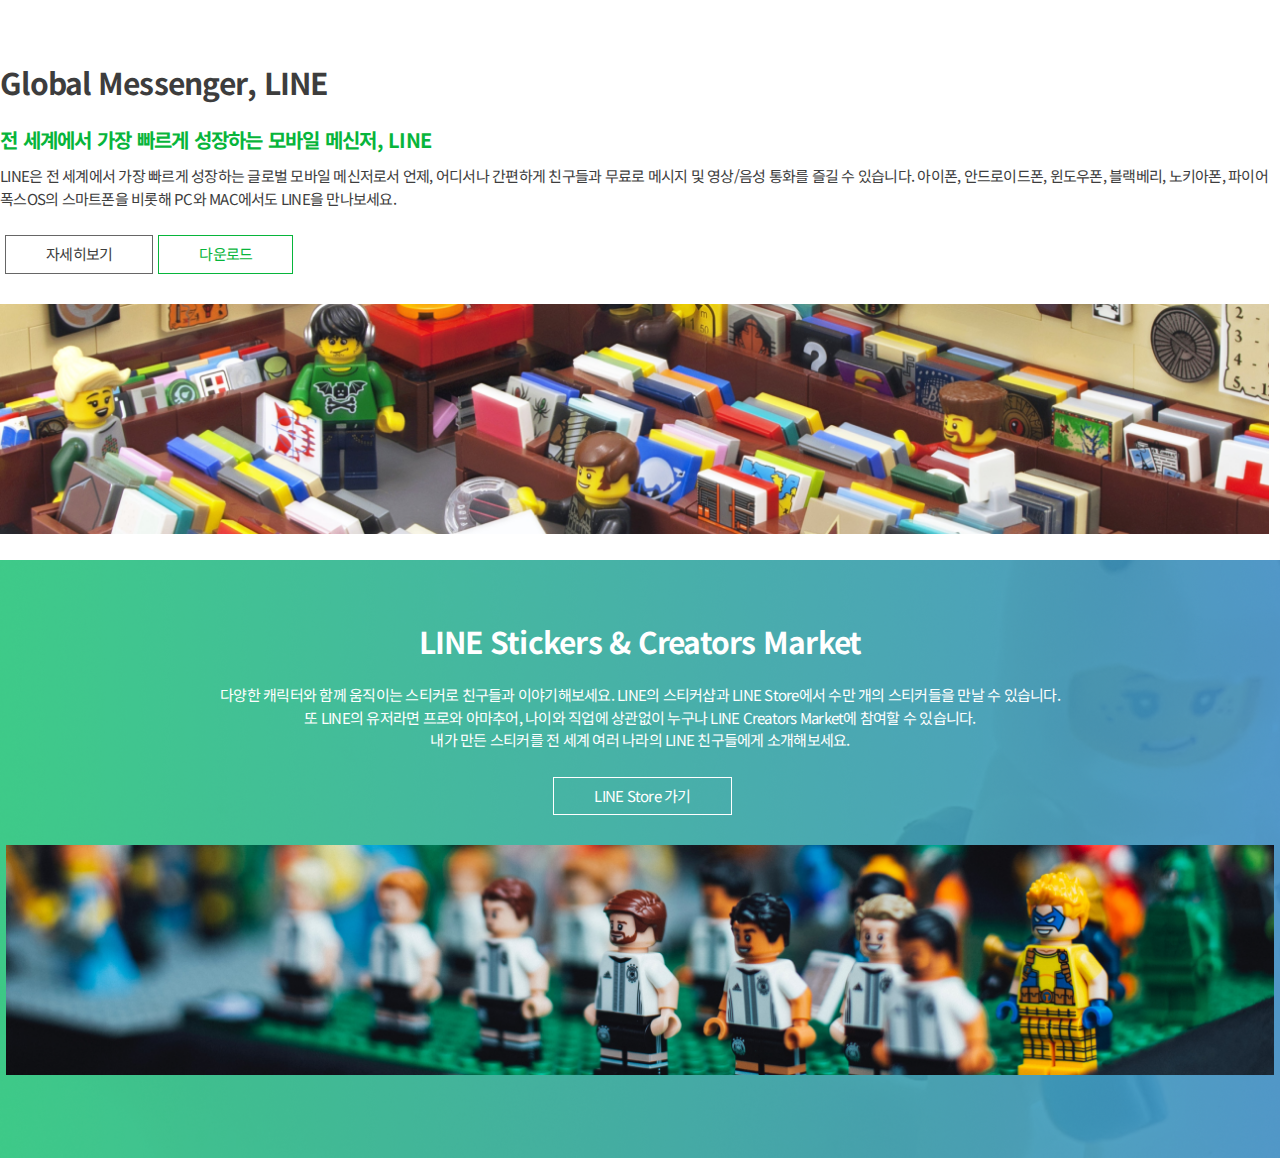
<file: Line/index.html>
<!DOCTYPE html>
<html lang="ko">
  <head>
    <meta charset="UTF-8" />
    <meta name="viewport" content="width=device-width, initial-scale=1.0" />
    <link rel="stylesheet" type="text/css" href="css/style.css" />
    <title>라인 퍼블리싱</title>
  </head>
  <body>
    <section class="global">
      <div class="wrapper">
        <h1>Global Messenger, LINE</h1>
        <h2>전 세계에서 가장 빠르게 성장하는 모바일 메신저, LINE</h2>
        <p>
          LINE은 전 세계에서 가장 빠르게 성장하는 글로벌 모바일 메신저로서 언제,
          어디서나 간편하게 친구들과 무료로 메시지 및 영상/음성 통화를 즐길 수
          있습니다. 아이폰, 안드로이드폰, 윈도우폰, 블랙베리, 노키아폰,
          파이어폭스OS의 스마트폰을 비롯해 PC와 MAC에서도 LINE을 만나보세요.
        </p>
        <a href="#" class="more">자세히보기</a>
        <a href="#" class="down">다운로드</a>
        <p><img src="images/lego.png" alt="레고01" /></p>
      </div>
    </section>
    <section class="line">
      <div class="wrapper">
        <h3>LINE Stickers & Creators Market</h3>
        <p>
          다양한 캐릭터와 함께 움직이는 스티커로 친구들과 이야기해보세요. LINE의
          스티커샵과 LINE Store에서 수만 개의 스티커들을 만날 수 있습니다.<br />
          또 LINE의 유저라면 프로와 아마추어, 나이와 직업에 상관없이 누구나 LINE
          Creators Market에 참여할 수 있습니다.<br />
          내가 만든 스티커를 전 세계 여러 나라의 LINE 친구들에게 소개해보세요.
        </p>
        <a href="#" class="store">LINE Store 가기</a>
        <img src="images/lego2.png" alt="레고2" />
      </div>
    </section>
  </body>
</html>
</file>
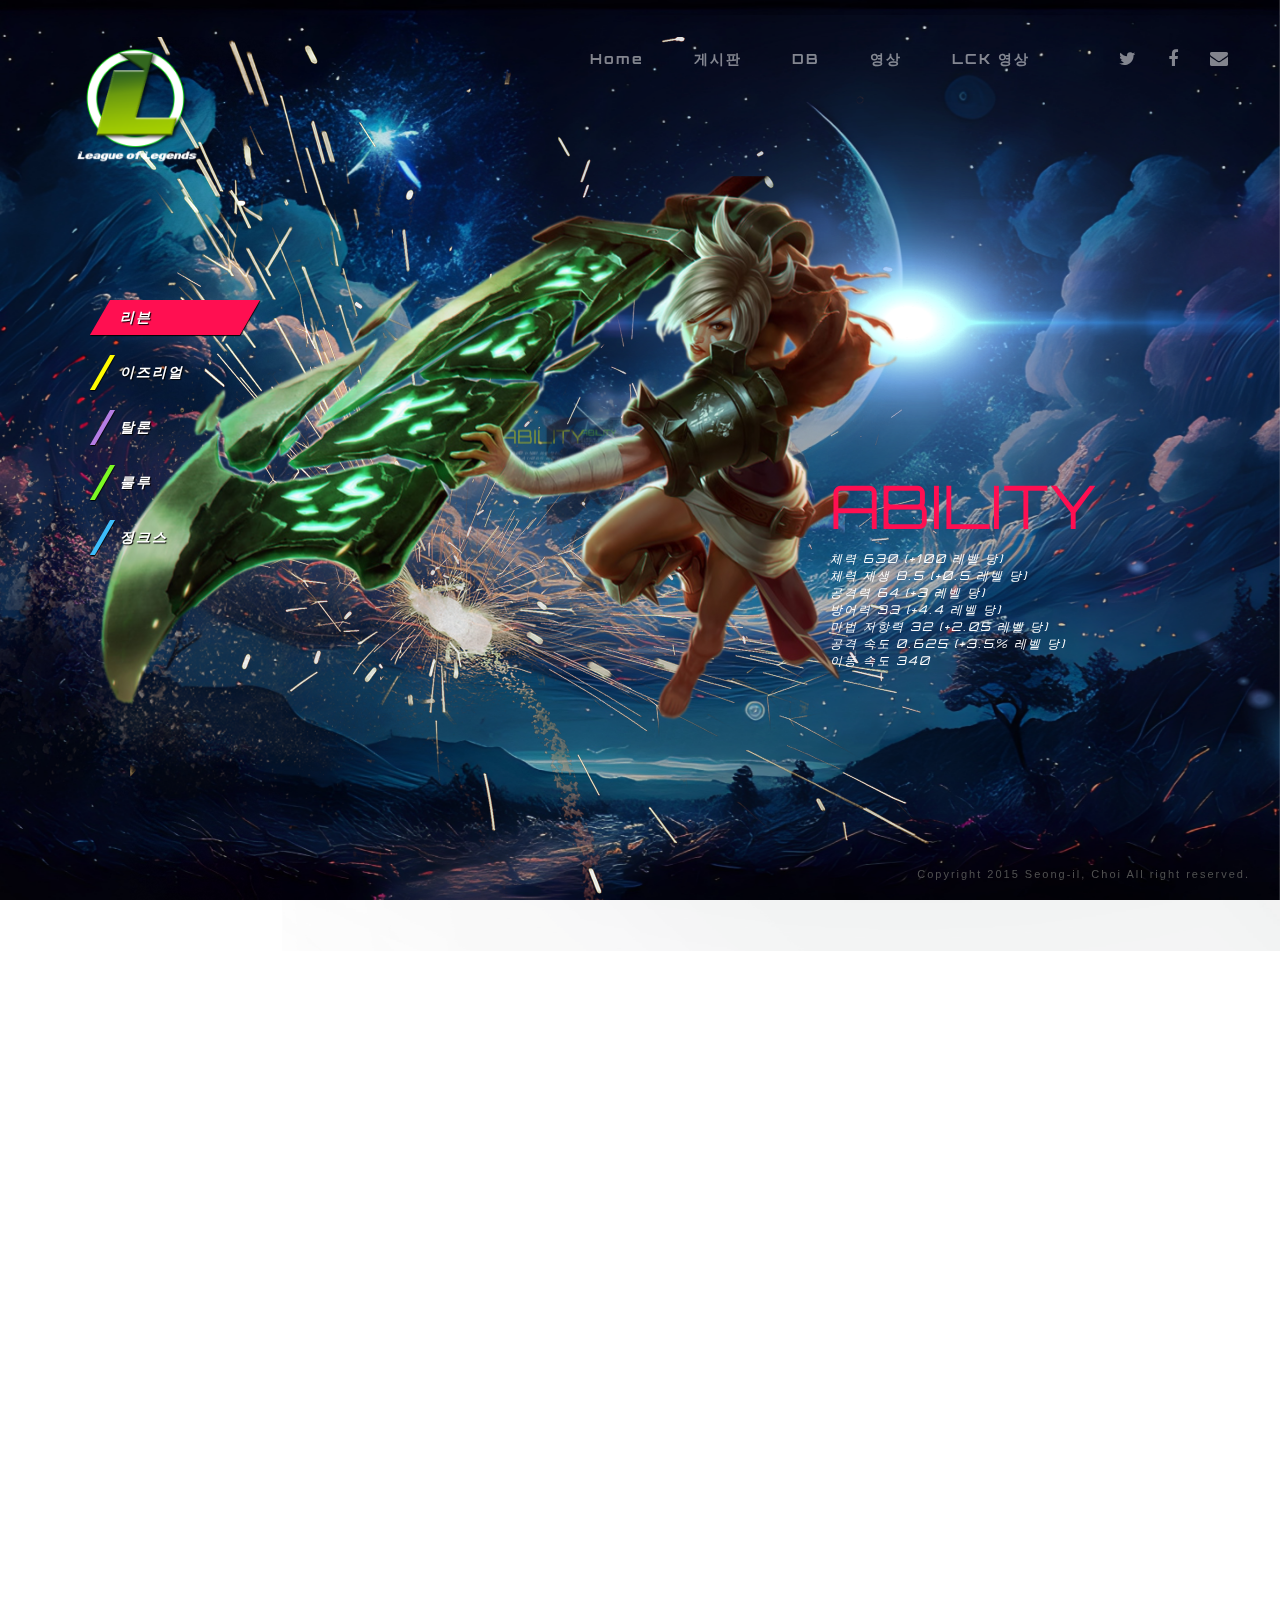
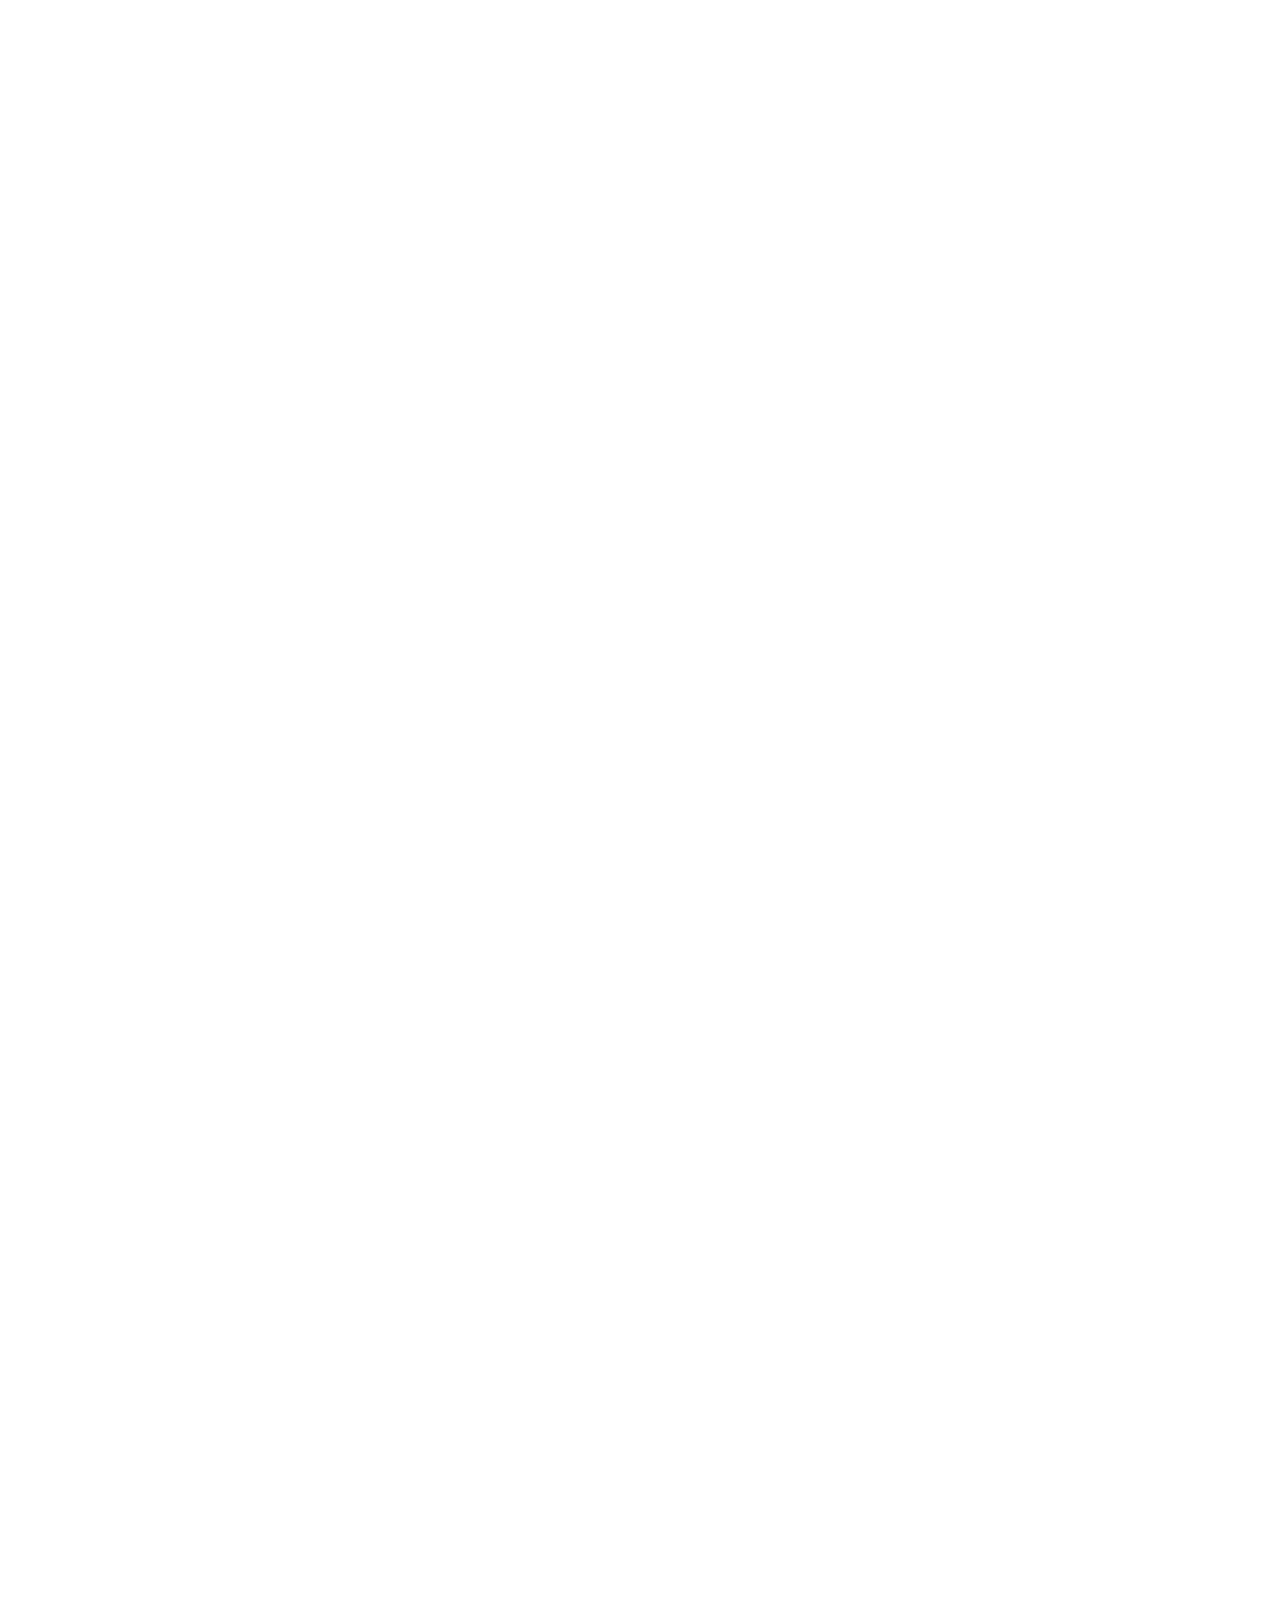
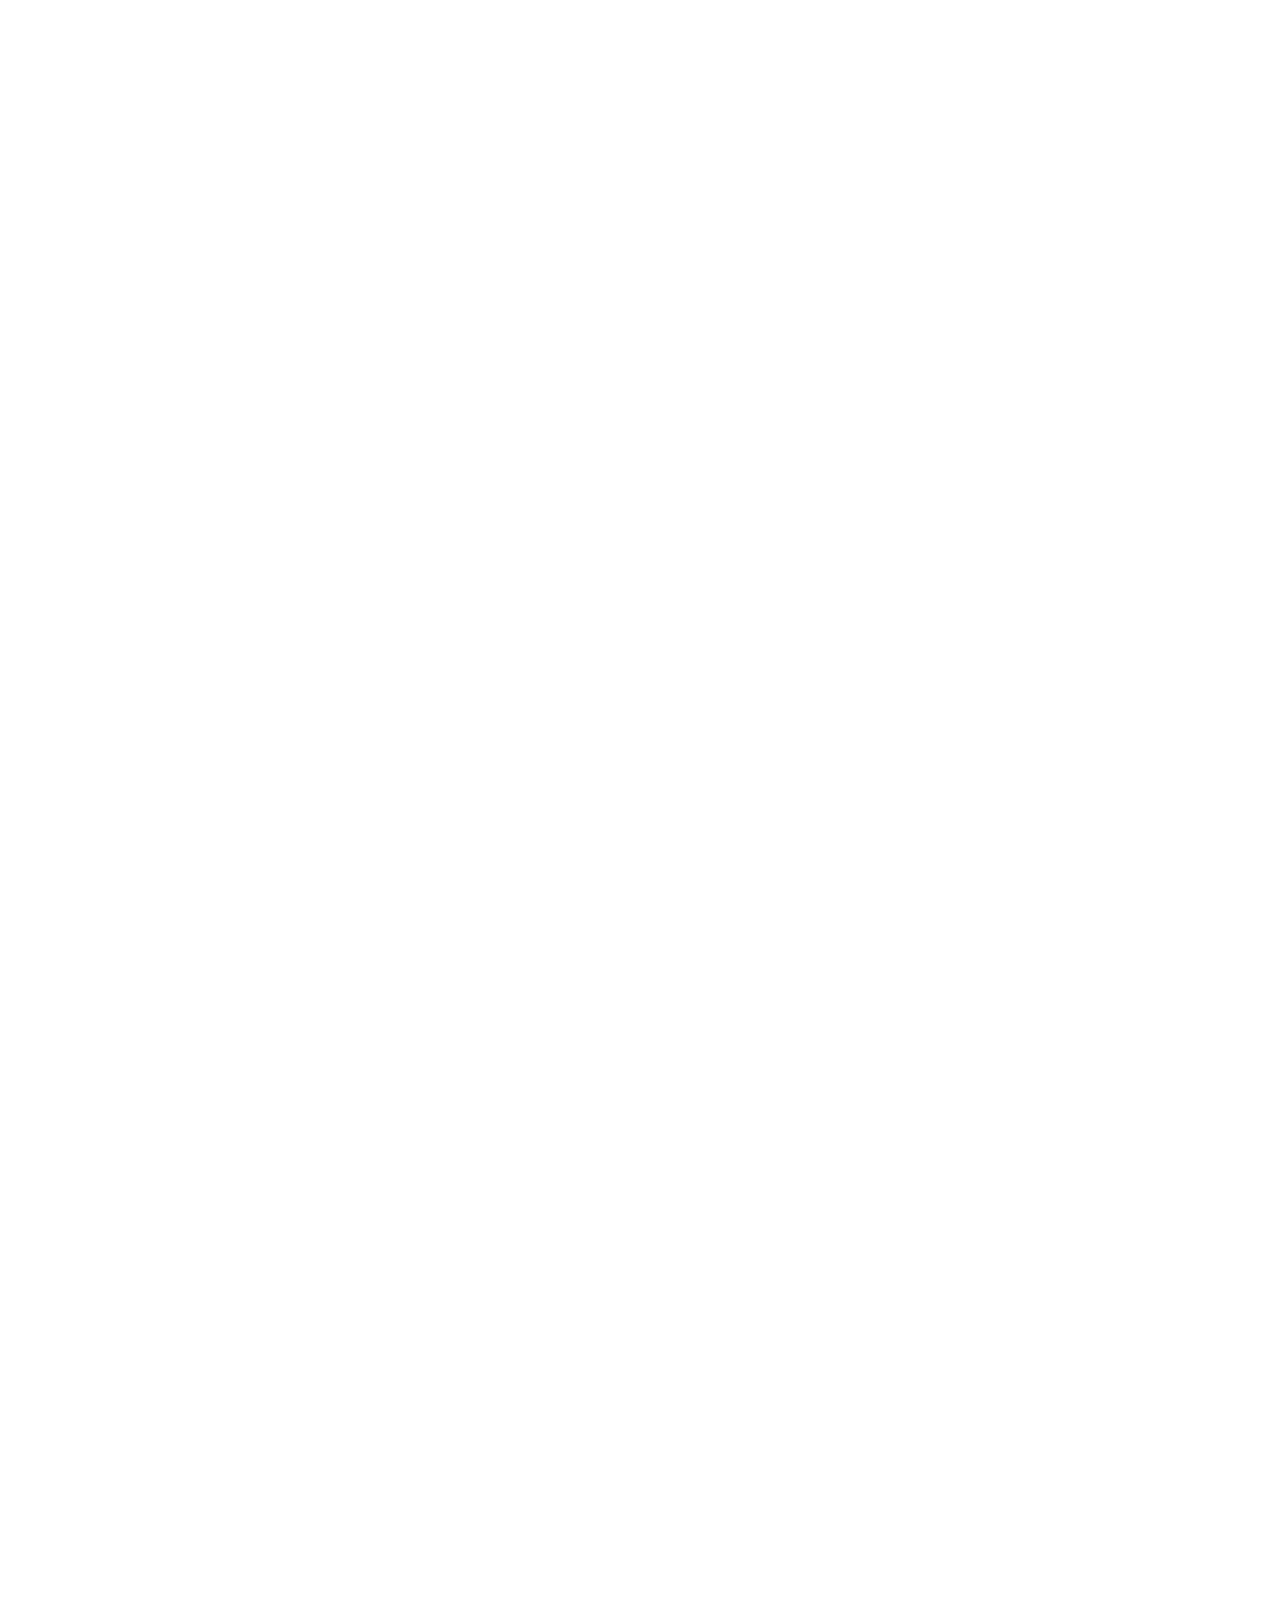
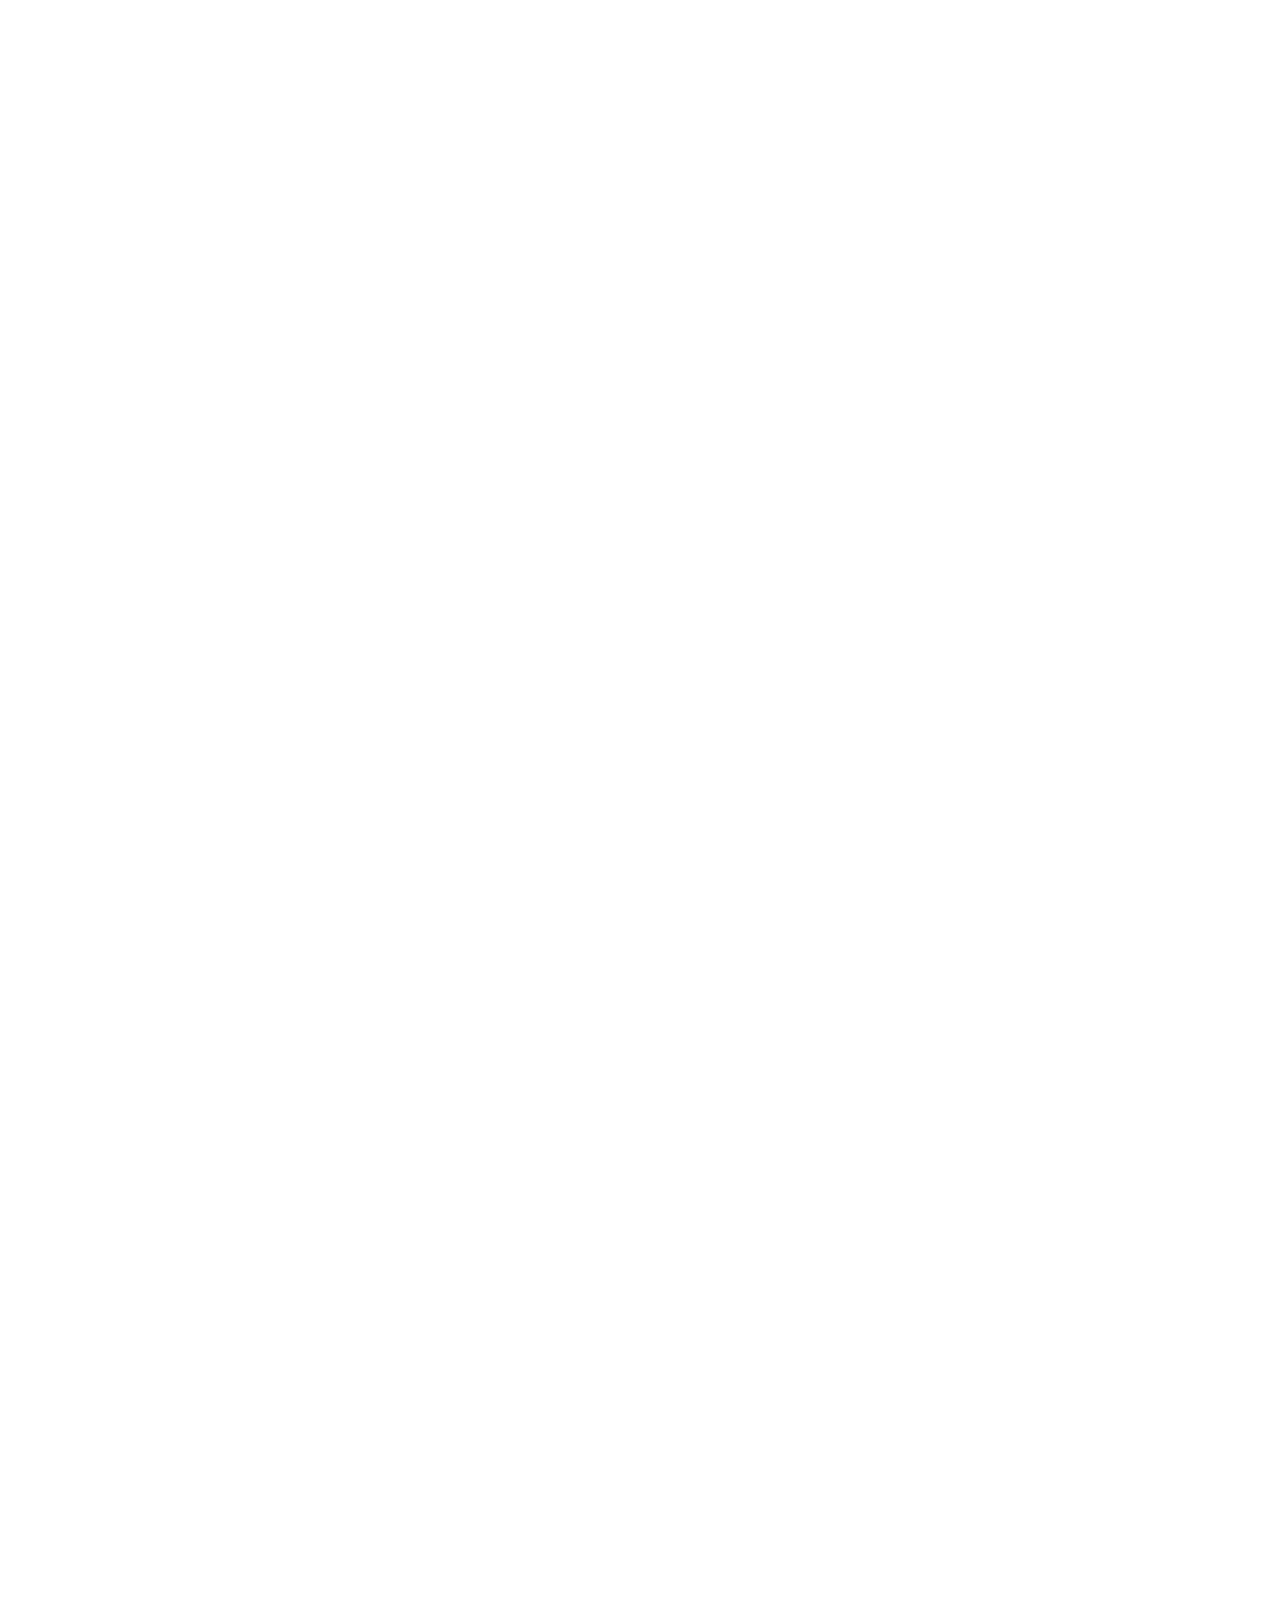
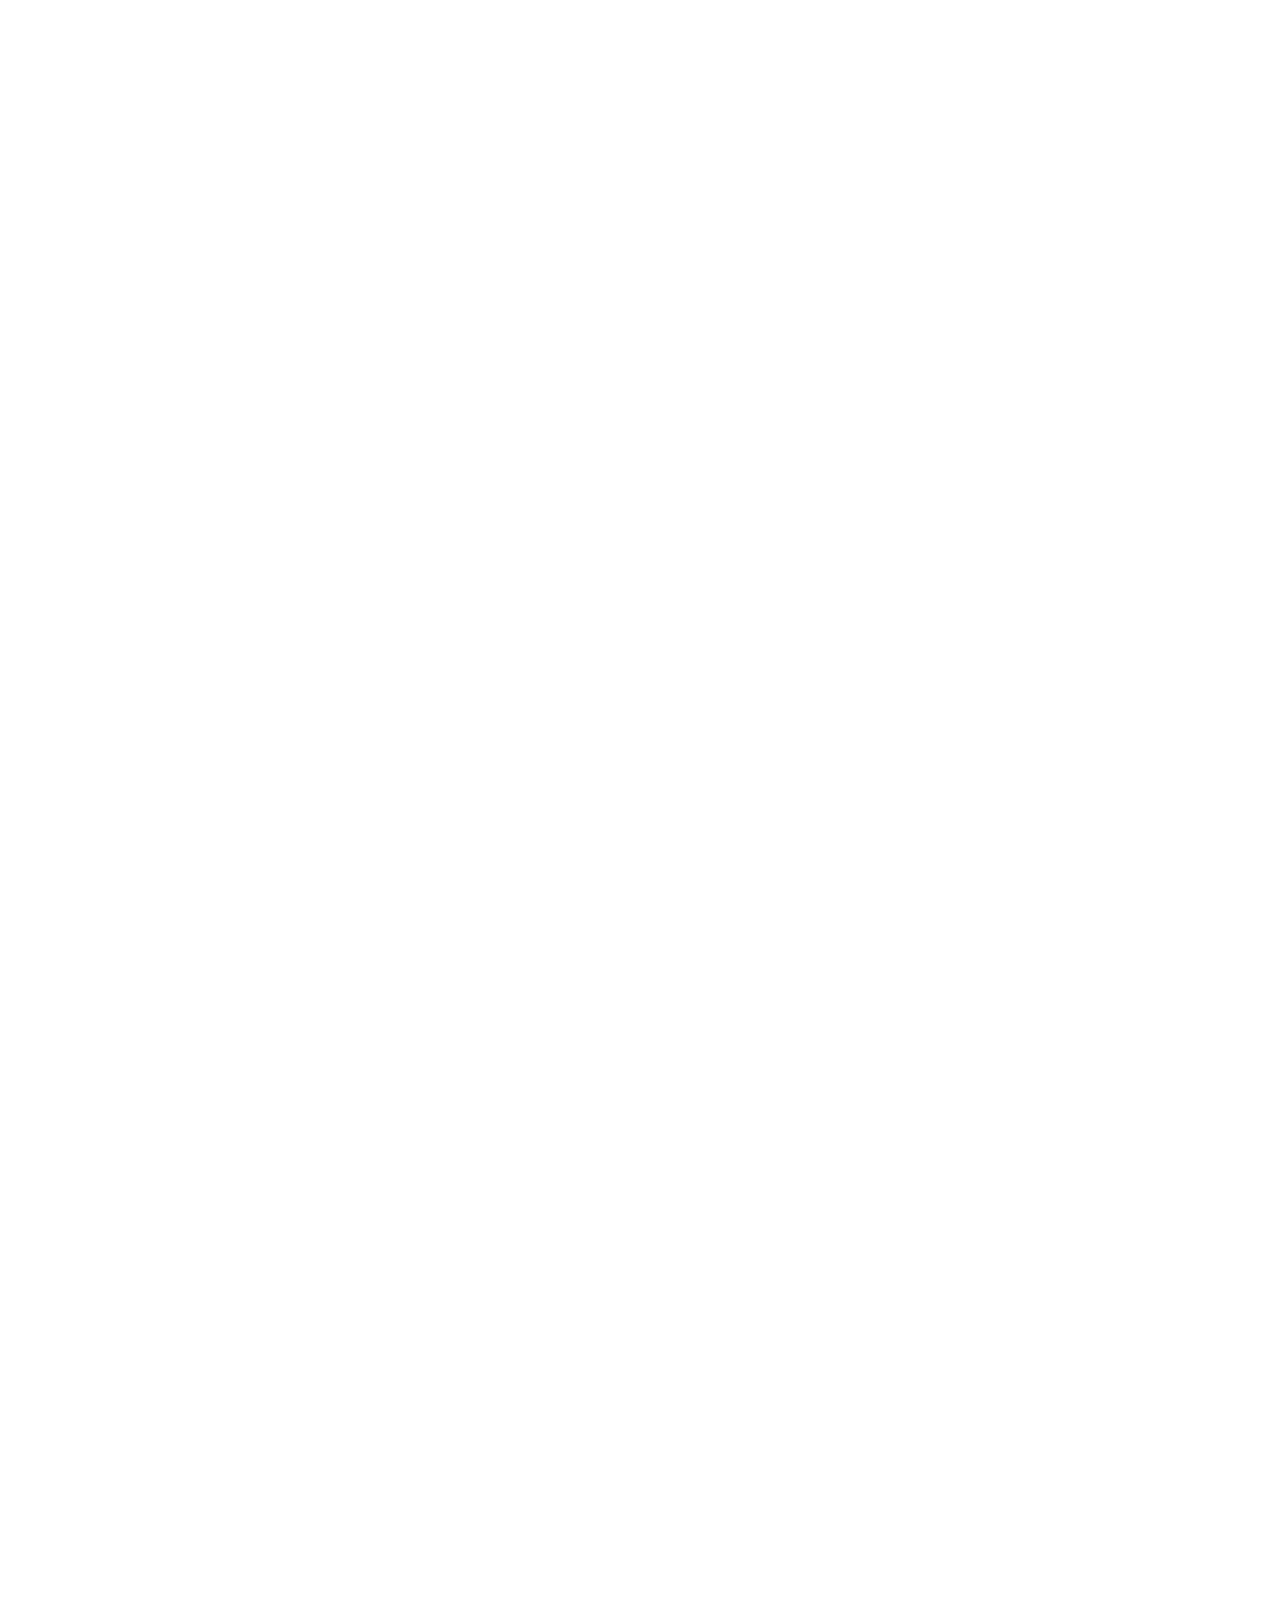
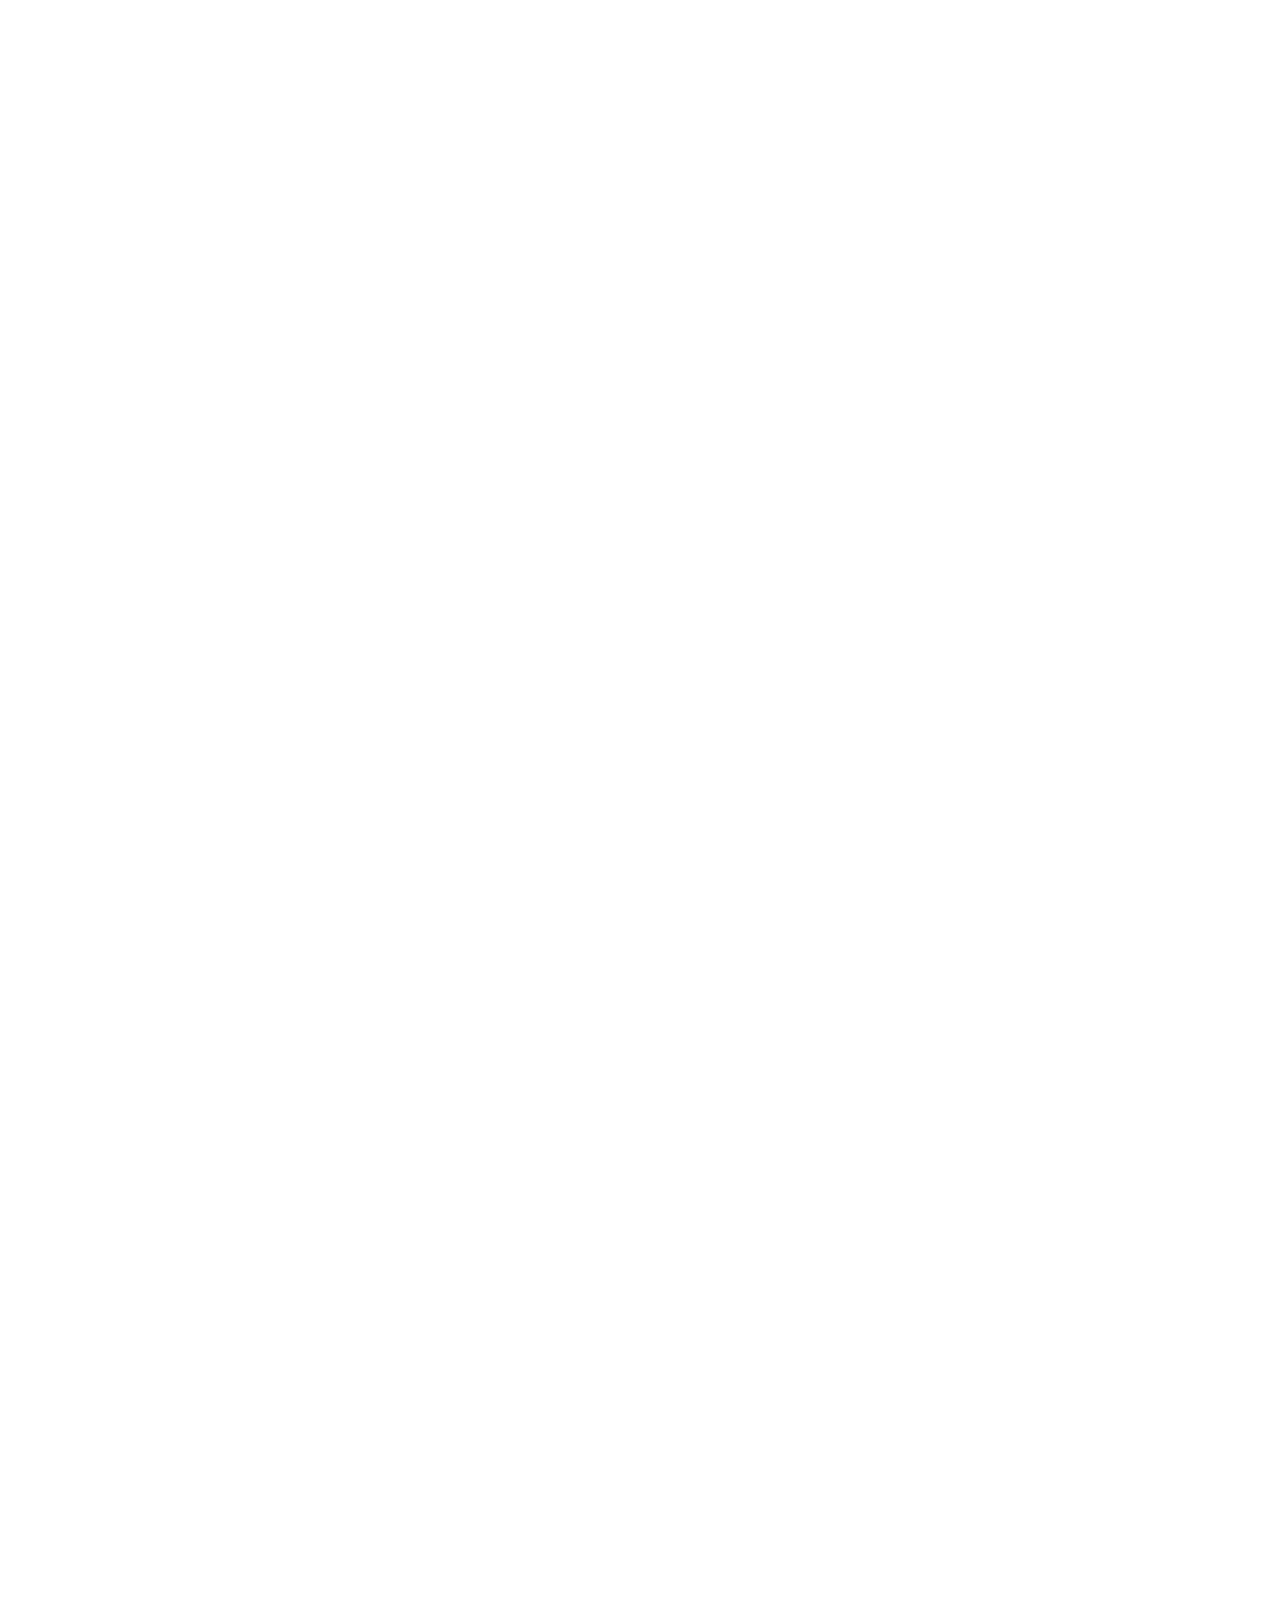
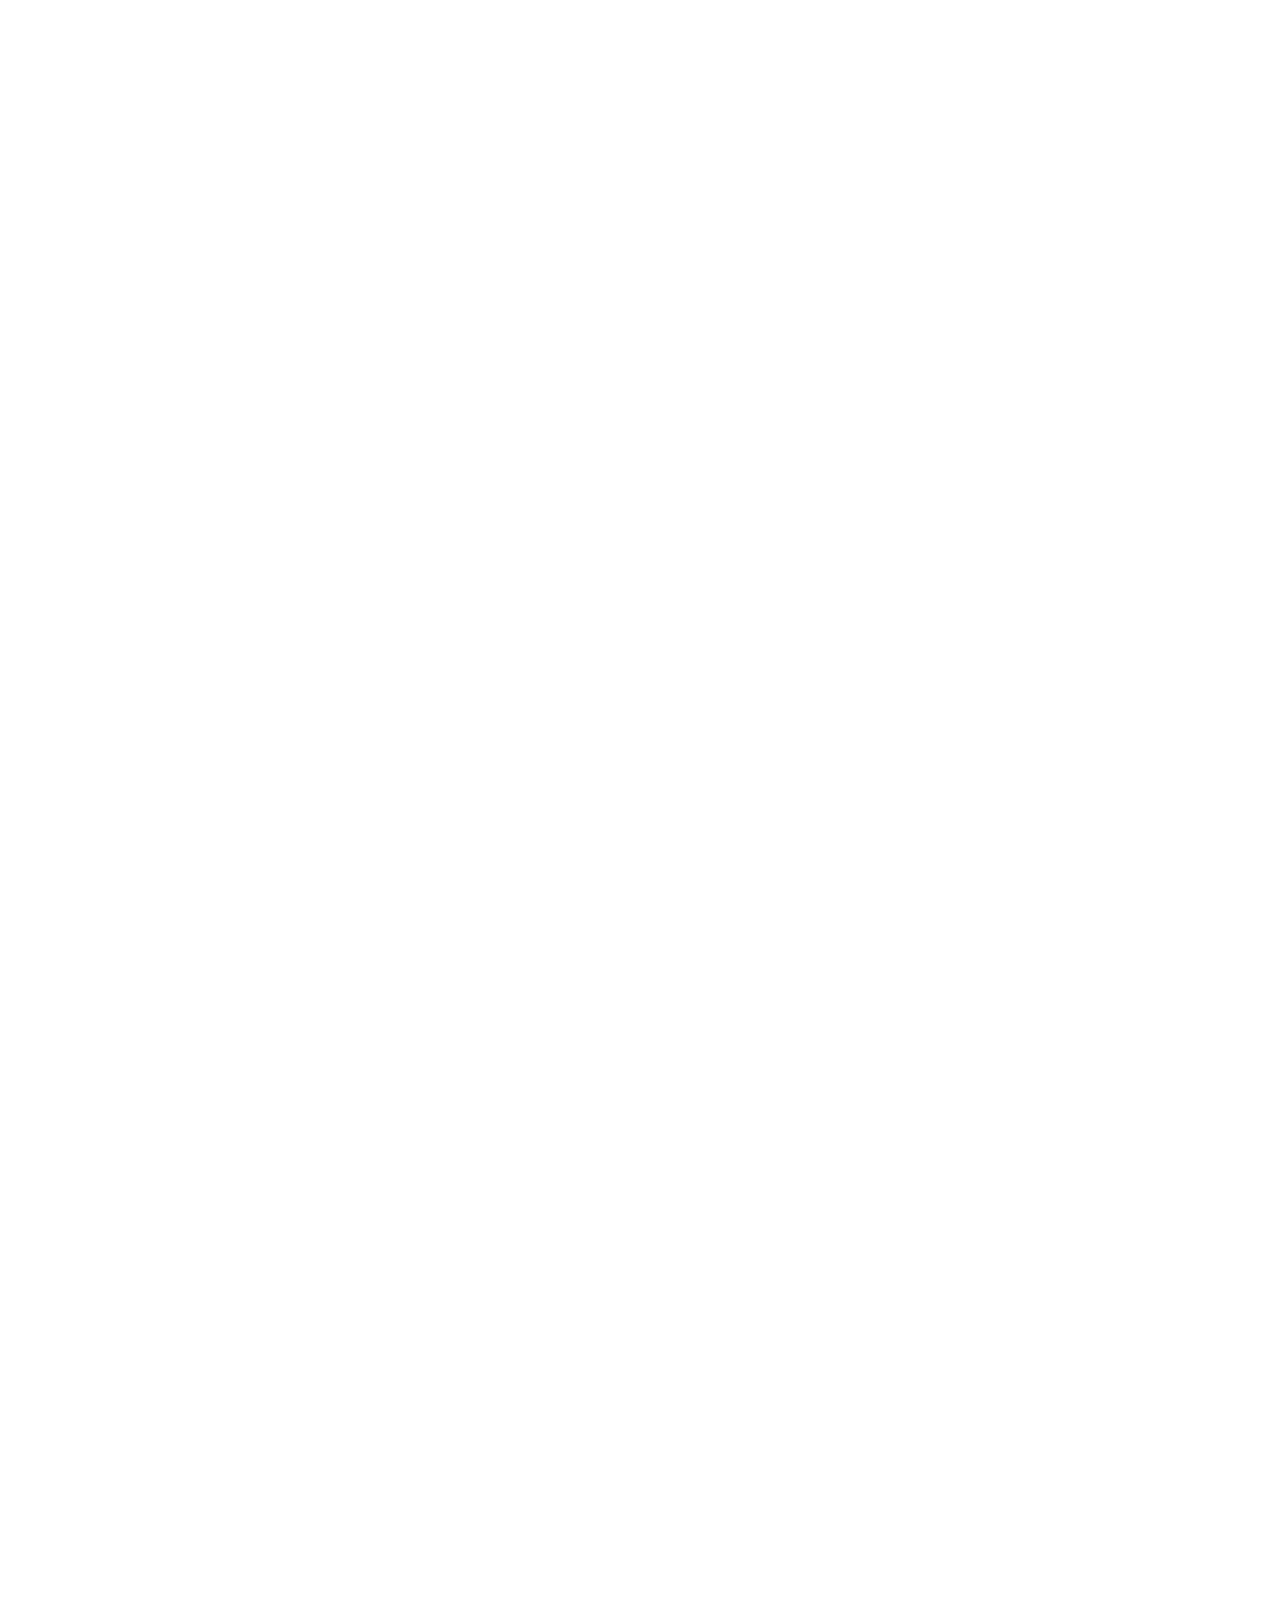
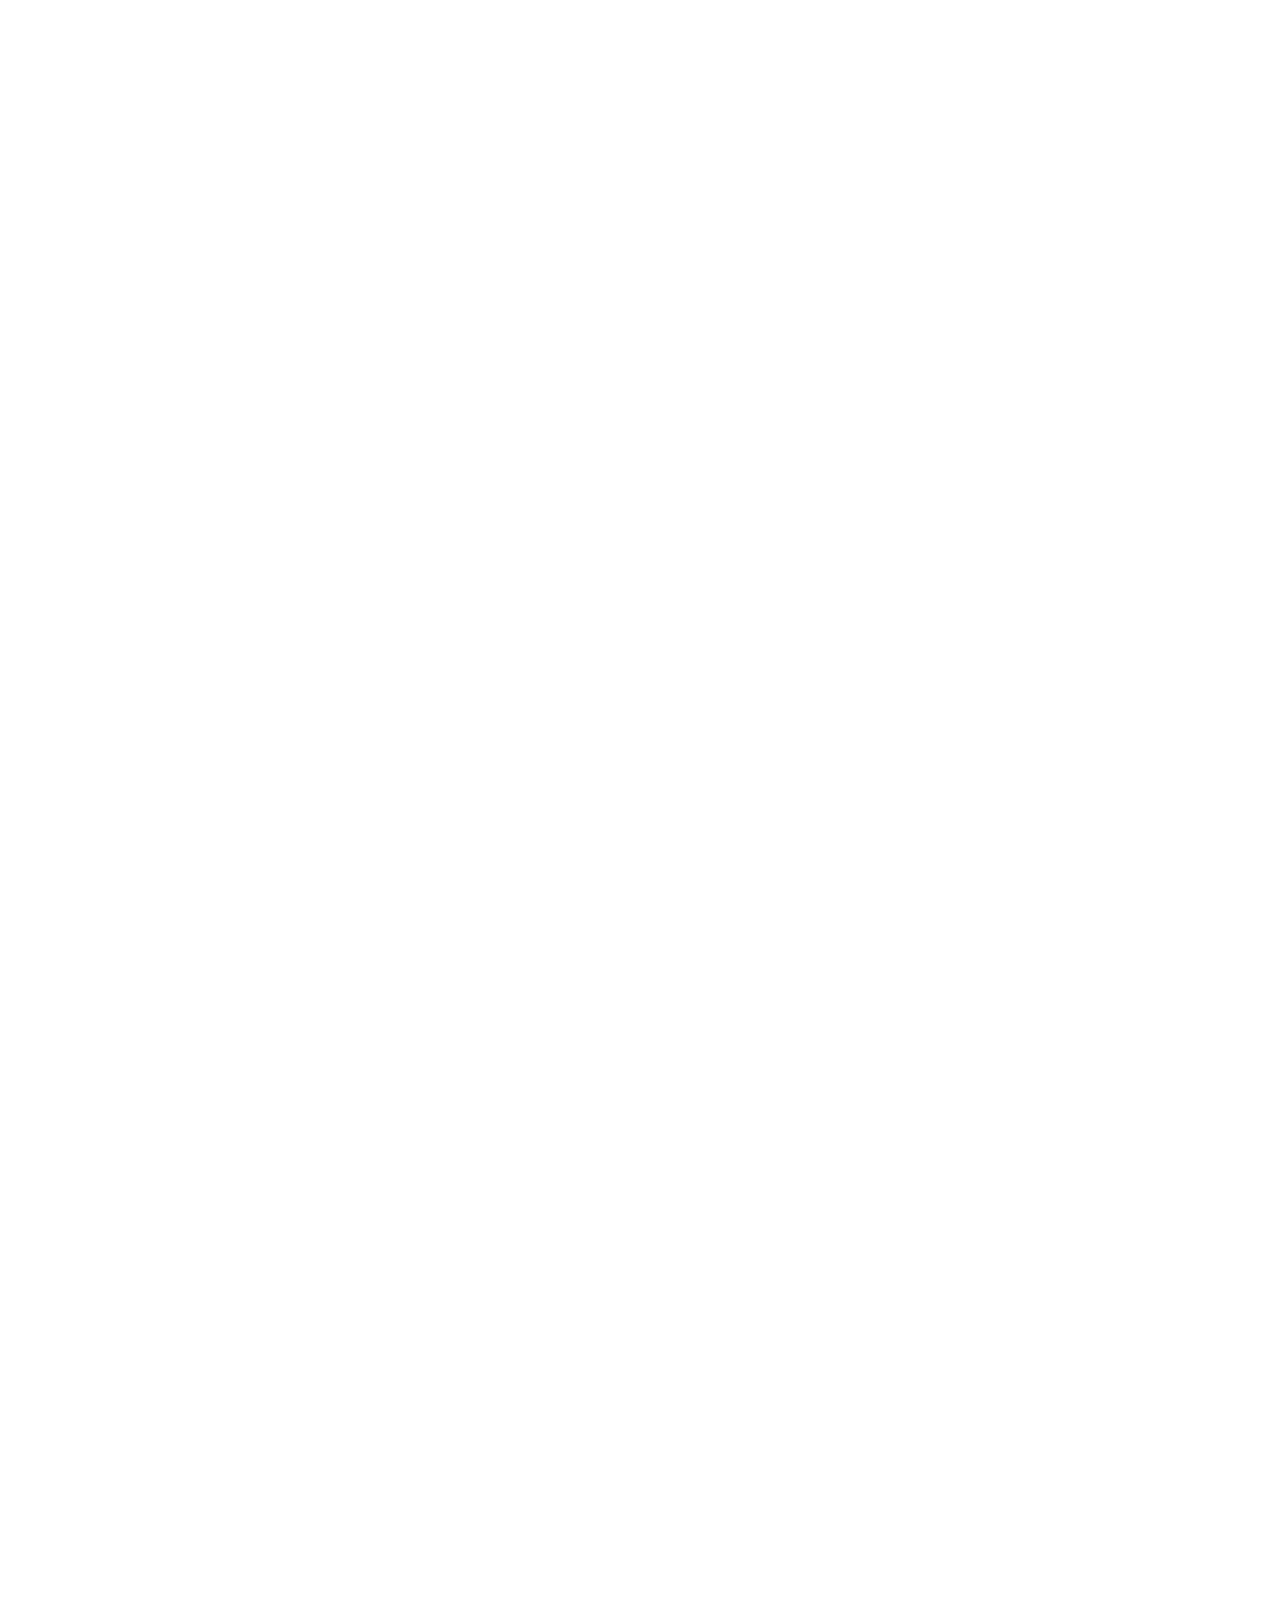
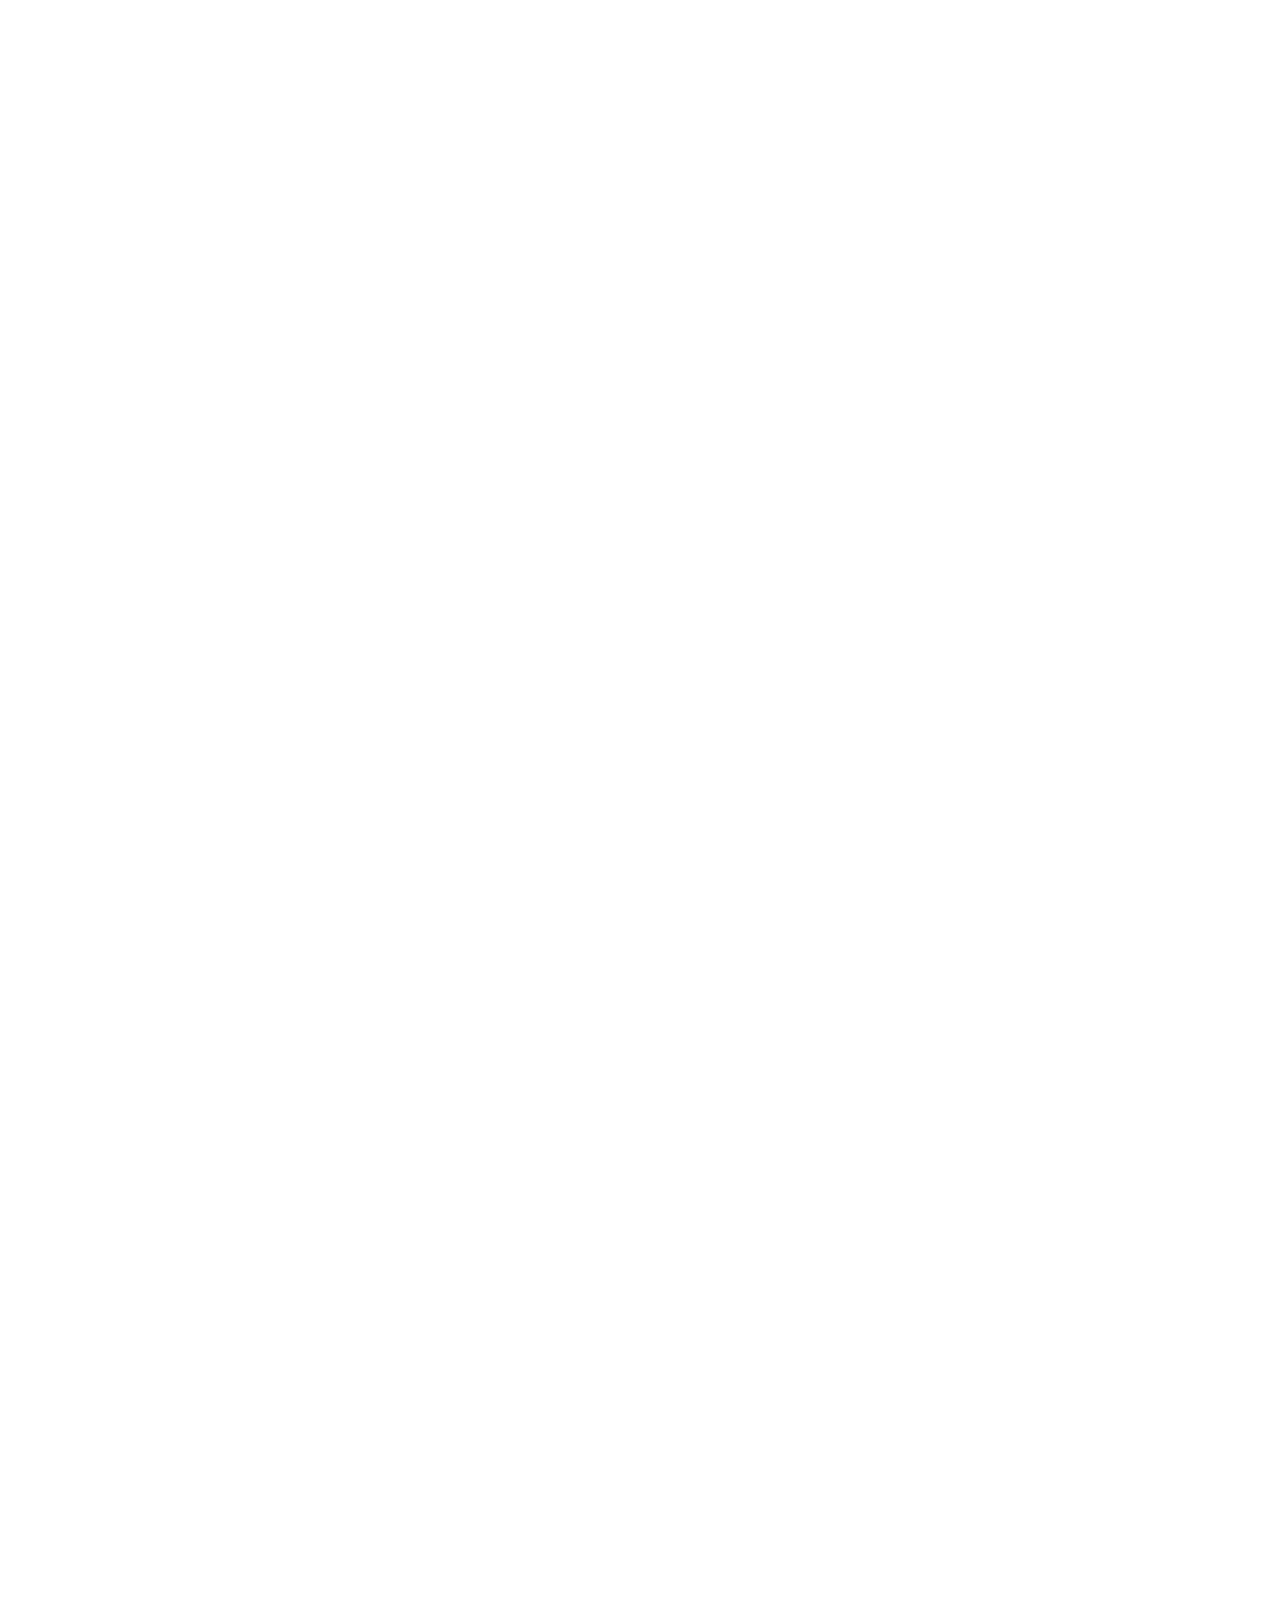
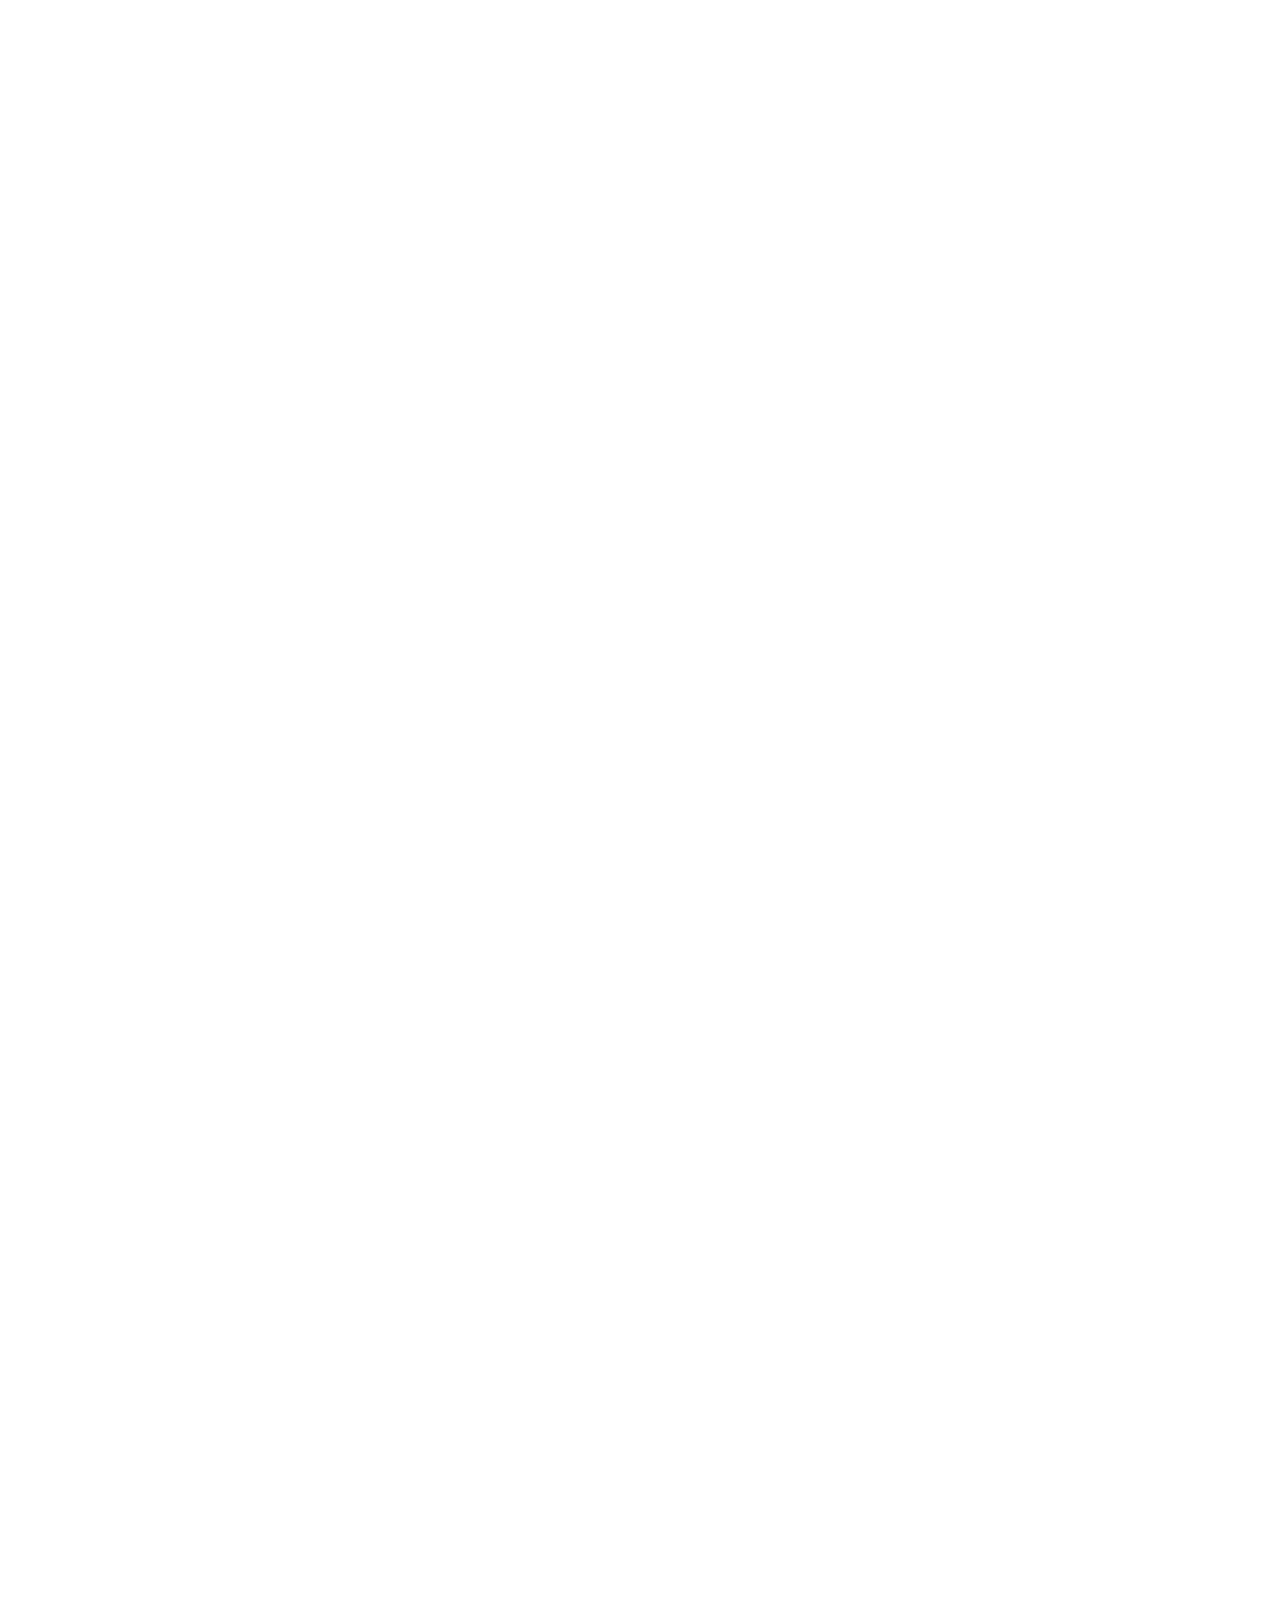
<file: lol/index.html>
<!DOCTYPE html>
<html>
  <head>
    <meta http-equiv="X-UA-Compatible" content="IE=Edge" />
    <title>리그 오브 레전드</title>
    <link
      rel="stylesheet"
      href="http://maxcdn.bootstrapcdn.com/font-awesome/4.3.0/css/font-awesome.min.css"
    />
    <link rel="stylesheet" href="css/style.css" />
    <script type="text/javascript" src="js/jquery-2.1.1.min.js"></script>
    <script type="text/javascript" src="js/jquery.easing.1.3.js"></script>
    <script type="text/javascript" src="js/prefixfree.min.js"></script>
    <script type="text/javascript" src="js/custom.js"></script>
  </head>
  <body>
    <!-- 배경이미지 -->
    <div class="bg"></div>

    <!-- 로고 -->
    <h1><img src="img/logo1.png" /></h1>

    <!-- 주 메뉴 -->
    <ul class="gnb">
      <li><a href="#">Home</a></li>
      <li><a href="#">게시판</a></li>
      <li><a href="#">DB</a></li>
      <li><a href="#">영상</a></li>
      <li><a href="#">LCK 영상</a></li>
    </ul>

    <!-- sns 모음 -->
    <ul class="sns">
      <li>
        <a href="#"><i class="fa fa-twitter"></i></a>
      </li>
      <li>
        <a href="#"><i class="fa fa-facebook"></i></a>
      </li>
      <li>
        <a href="#"><i class="fa fa-envelope"></i></a>
      </li>
    </ul>

    <!-- 스크롤 네비게이션 -->
    <ul class="scrollNavi">
      <li class="on"><span></span><em> 리븐 </em></li>
      <li><span></span><em> 이즈리얼 </em></li>
      <li><span></span><em> 탈론 </em></li>
      <li><span></span><em> 룰루 </em></li>
      <li><span></span><em> 징크스 </em></li>
    </ul>

    <!-- 박스 그룹 -->
    <section>
      <!-- 첫 번째 박스 -->
      <article class="on">
        <img class="obj11" src="img/pic11.png" />
        <img class="obj12" src="img/pic12.png" />
        <img class="obj13" src="img/player1.png" />
        <p class="on">
          <span>ABILITY</span><br />
          <em
            >체력 630 (+100 레벨 당)<br />
            체력 재생 8.5 (+0.5 레벨 당)<br />
            공격력 64 (+3 레벨 당)<br />
            방어력 33 (+4.4 레벨 당)<br />
            마법 저항력 32 (+2.05 레벨 당)<br />
            공격 속도 0.625 (+3.5% 레벨 당)<br />
            이동 속도 340
          </em>
        </p>
      </article>

      <!-- 두 번째 박스 -->
      <article>
        <img class="obj21" src="img/pic21.png" />
        <img class="obj22" src="img/player2.png" />
        <p>
          <span>ABILITY</span><br />
          <em
            >체력 600 (+102 레벨 당)<br />
            체력 재생 4 (+0.65 레벨 당)<br />
            공격력 62 (+2.5 레벨 당)<br />
            방어력 24 (+4.7 레벨 당)<br />
            마법 저항력 30 (+1.3 레벨 당)<br />
            공격 속도 0.625 (+2.5% 레벨 당)<br />
            이동 속도 325
          </em>
        </p>
      </article>

      <!-- 세 번째 박스 -->
      <article>
        <img class="obj31" src="img/pic31.png" />
        <img class="obj32" src="img/player3.png" />
        <p>
          <span>ABILITY</span><br />
          <em
            >체력 658 (+109 레벨 당)<br />
            체력 재생 8.5 (+0.75 레벨 당)<br />
            공격력 68 (+3.1 레벨 당)<br />
            방어력 30 (+4.7 레벨 당)<br />
            마법 저항력 39 (+2.05 레벨 당)<br />
            공격 속도 0.625 (+2.9% 레벨 당)<br />
            이동 속도 335
          </em>
        </p>
      </article>

      <!-- 네 번째 박스 -->
      <article>
        <img class="obj41" src="img/pic41.png" />
        <img class="obj42" src="img/pic42.png" />
        <img class="obj43" src="img/player4.png" />
        <p class="on">
          <span>ABILITY</span><br />
          <em
            >체력 595 (+88 레벨 당)<br />
            체력 재생 6 (+0.6 레벨 당)<br />
            공격력 47 (+2.6 레벨 당)<br />
            방어력 26 (+4.9 레벨 당)<br />
            마법 저항력 30 (+1.3 레벨 당)<br />
            공격 속도 0.625 (+2.25% 레벨 당)<br />
            이동 속도 330
          </em>
        </p>
      </article>

      <!-- 다섯 번째 박스 -->
      <article>
        <img class="obj51" src="img/pic51.png" />
        <img class="obj52" src="img/pic52.png" />
        <img class="obj53" src="img/player5.png" />
        <p class="on">
          <span>ABILITY</span><br />
          <em
            >체력 630 (+100 레벨 당)<br />
            체력 재생 3.75 (+0.5 레벨 당)<br />
            공격력 59 (+3.15 레벨 당)<br />
            방어력 26 (+4.7 레벨 당)<br />
            마법 저항력 30 (+1.3 레벨 당)<br />
            공격 속도 0.625 (+1% 레벨 당)<br />
            이동 속도 325
          </em>
        </p>
      </article>
    </section>

    <!-- 카피라이트 -->
    <span class="copyright"
      >Copyright 2015 Seong-il, Choi All right reserved.</span
    >
  </body>
</html>
</file>
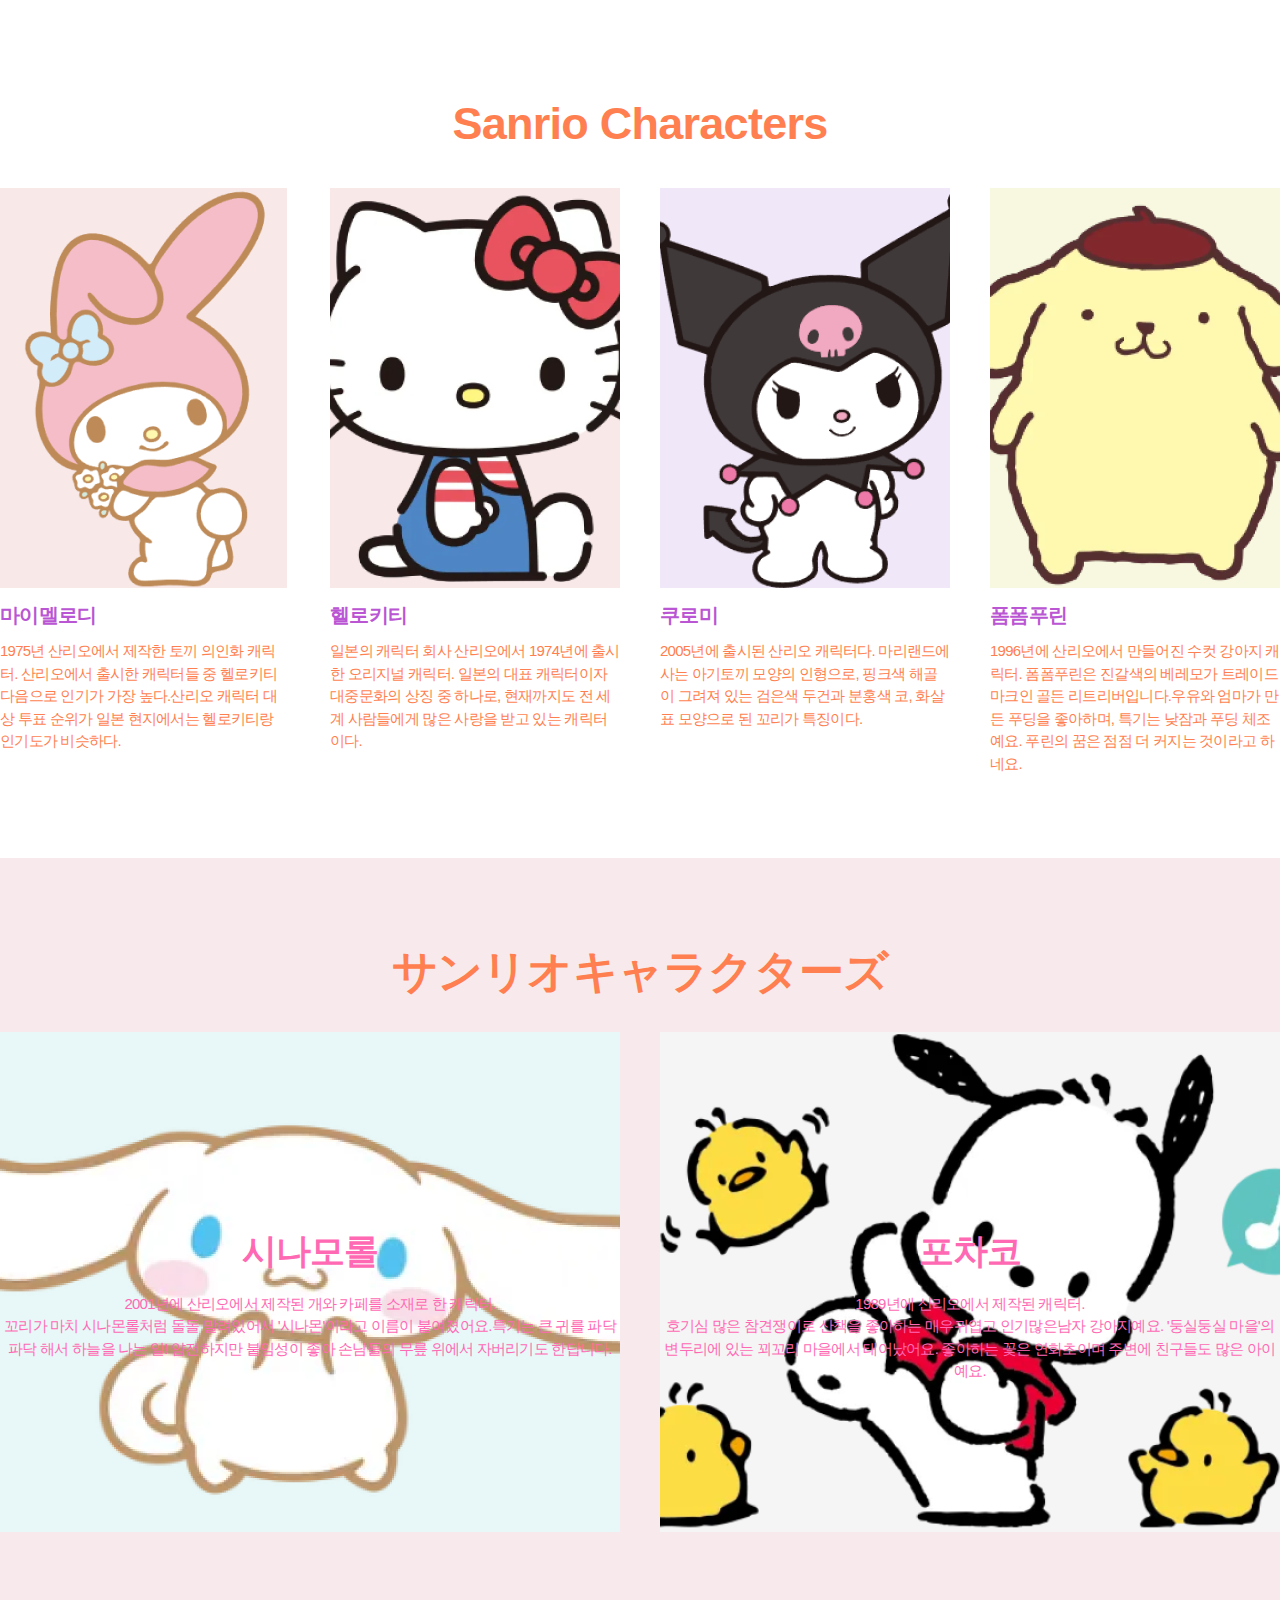
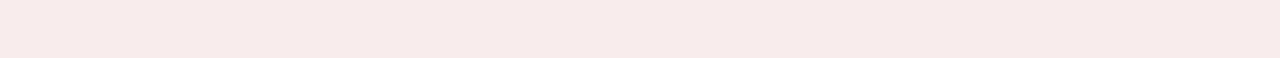
<file: SanRio/index.html>
<!DOCTYPE html>
<html lang="ko">
<head>
    <meta charset="UTF-8">
    <meta name="viewport" content="width=device-width, initial-scale=1.0">
    <link rel="stylesheet" type="text/css" href="css/style.css">
    <title>산리오 캐릭터</title>
</head>
<body>
    <section class="sanrio">
        <div class="wrapper">
            <h1>Sanrio Characters</h1>
            <ul>
                <li>
                    <a href="#"><img src="images/melody.png" alt="마이멜로디">
                    <b>마이멜로디</b>
                    <p>1975년 산리오에서 제작한 토끼 의인화 캐릭터.
                        산리오에서 출시한 캐릭터들 중 헬로키티 다음으로 인기가 가장 높다.산리오 캐릭터 대상 투표 순위가 일본 현지에서는 헬로키티랑 인기도가 비슷하다.</p></a>
                </li>
                <li>
                    <a href="#"><img src="images/kitty.png" alt="헬로키티">
                    <b>헬로키티</b>
                    <p>일본의 캐릭터 회사 산리오에서 1974년에 출시한 오리지널 캐릭터.
                        일본의 대표 캐릭터이자 대중문화의 상징 중 하나로, 현재까지도 전 세계 사람들에게 많은 사랑을 받고 있는 캐릭터이다.</p></a>
                </li>
                <li>
                    <a href="#"><img src="images/kuromi.png" alt="쿠로미">
                    <b>쿠로미</b>
                    <p>2005년에 출시된 산리오 캐릭터다.
                        마리랜드에 사는 아기토끼 모양의 인형으로, 핑크색 해골이 그려져 있는 검은색 두건과 분홍색 코, 화살표 모양으로 된 꼬리가 특징이다.</p></a>
                </li>
                <li>
                    <a href="#"><img src="images/purin.png" alt="폼폼푸린">
                    <b>폼폼푸린</b>
                    <p>1996년에 산리오에서 만들어진 수컷 강아지 캐릭터.
                        폼폼푸린은 진갈색의 베레모가 트레이드 마크인 골든 리트리버입니다.우유와 엄마가 만든 푸딩을 좋아하며, 특기는 낮잠과 푸딩 체조예요. 푸린의 꿈은 점점 더 커지는 것이라고 하네요.</p></a>
                </li>
            </ul>
        </div>
    </section>
    <section class="characters">
        <div class="wrapper">
            <h2>サンリオキャラクターズ</h2>
            <ul>
                <li>
                    <a href="#" class="rol"><h3>시나모롤</h3>
                    <p>2001년에 산리오에서 제작된 개와 카페를 소재로 한 캐릭터.<br />
                    꼬리가 마치 시나몬롤처럼 돌돌 말려있어서 '시나몬'이라고 이름이 붙여졌어요.특기는 큰 귀를 파닥파닥 해서 하늘을 나는 일! 얌전하지만 붙임성이 좋아 손님들의 무릎 위에서 자버리기도 한답니다.</p></a>
                </li>
                <li>
                    <a href="#" class="co"><h3>포차코</h3>
                    <p>1989년에 산리오에서 제작된 캐릭터.<br />
                    호기심 많은 참견쟁이로 산책을 좋아하는 매우귀엽고 인기많은남자 강아지예요. '둥실둥실 마을'의 변두리에 있는 꾀꼬리 마을에서 태어났어요. 좋아하는 꽃은 연화초이며 주변에 친구들도 많은 아이예요.</p></a>
                </li>
            </ul>
        </div>
    </section>
</body>
</html>
</file>
<file: 20230623(청산도)/css/style.css>
@import url(default.css);
.material-symbols-rounded {
  font-variation-settings: "FILL" 0, "wght" 400, "GRAD" 0, "opsz" 48;
}
.material-symbols-outlined {
  font-variation-settings: "FILL" 0, "wght" 400, "GRAD" 0, "opsz" 48;
}
.material-symbols-outlined {
  font-variation-settings: "FILL" 0, "wght" 400, "GRAD" 0, "opsz" 48;
}
.material-symbols-outlined {
  font-variation-settings: "FILL" 0, "wght" 400, "GRAD" 0, "opsz" 48;
}
.material-symbols-outlined {
  font-variation-settings: "FILL" 0, "wght" 400, "GRAD" 0, "opsz" 48;
}
.material-symbols-outlined {
  font-variation-settings: "FILL" 0, "wght" 0, "GRAD" 0, "opsz" NaN;
}
header {
  position: absolute;
  left: 0;
  top: 0;
  z-index: 100;
  width: 100%;
  height: 100px;
  border-bottom: 1px solid rgba(255, 255, 255, 0.1);
}
header h1 {
  float: left;
  margin: 30px 0 0 0;
}
header nav {
  float: right;
}
header nav ul {
  float: left;
  margin: 15px 0 0 0;
}
header nav ul li {
  float: left;
}
header nav ul li:last-child {
  margin-right: 0;
}
header nav ul li a {
  display: block;
  padding: 20px 26px;
  color: #fff;
  font-size: 22px;
}
.visual {
  position: relative;
  border-radius: 0 0 200px 0;
  height: 900px;
  background-image: url(../images/visual_bg.png);
  background-position: center center;
  background-repeat: no-repeat;
}
.vtitle {
  text-align: center;
  padding-top: 270px;
}
.vtitle p {
  color: rgb(255, 255, 255, 0.6);
  font-size: 25px;
  letter-spacing: 0.2em;
  margin: -40px 0 0 0;
}
.visual .photo {
  position: absolute;
  right: 200px;
  top: 800px;
}
.visual .photo a {
  display: block;
  width: 180px;
  height: 180px;
  border-radius: 50%;
  background: linear-gradient(to top, #03a0ff, #117aff);
  box-shadow: -5px 0 20px rgba(0, 0, 0, 0.6);
  color: #fff;
  text-align: center;
}
.visual .photo a i {
  display: block;
  padding: 45px 0 15px 0;
  font-size: 30px;
}
.visual .photo a span {
  display: block;
  font-size: 20px;
  line-height: 1.2;
}
.day .chung {
  margin: 110px 0 20px 0;
}
.day .chung h1 {
  font-size: 50px;
  color: #1d1d1d;
  font-weight: 800px;
  letter-spacing: -0.05em;
}
.day .chung a {
  float: right;
  margin: -40px 0 0 0;
}
.day .chung a i {
  font-size: 12px;
  margin-left: 7px;
}
.day ul li {
  float: left;
  width: 290px;
  margin-right: 40px;
}
.day ul li:last-child {
  margin-right: 0;
}
.day ul li a {
  display: block;
  margin: 0 0 15px 0;
}
.day ul li a h2 {
  font-size: 20px;
  font-weight: 700;
  margin: 0 0 7px 0;
}
.slide .stitle {
  margin: 120px 0 20px 0;
}
.slide .stitle h1 {
  font-size: 50px;
  color: #1d1d1d;
  font-weight: 800px;
  letter-spacing: -0.05em;
}
.slide .stitle a {
  float: right;
  margin: -40px 0 0 0;
}
.slide .stitle a i {
  font-size: 12px;
  margin-left: 7px;
}
.slide ul li {
  float: left;
  width: 240px;
  height: 272px;
  margin-right: 40px;
}
.slide ul li:last-child {
  margin-right: 0;
}
.slide ul li.tour1 {
  background-image: url(../images/tour_img01.png);
  width: 440px;
}
.slide ul li.tour2 {
  background-image: url(../images/tour_img02.png);
}
.slide ul li.tour3 {
  background-image: url(../images/tour_img03.png);
}
.slide ul li.tour4 {
  background-image: url(../images/tour_img04.png);
}
.slide ul li a {
  display: block;
  margin: 220px 0 0 25px;
}
.slide ul li a span {
  font-size: 20px;
  font-weight: 500;
  color: #fff;
}
.rest {
  background-image: url(../images/rest_bg.png);
  background-position: center center;
  background-repeat: no-repeat;
  height: 700px;
  margin-top: 140px;
  color: #fff;
}
.rest .rtitle {
  float: left;
}
.rtitle h1 {
  font-size: 50px;
  margin: 180px 0 10px 0;
}
.restcontainer {
  float: right;
  margin-top: 190px;
}
.restcontainer .notice {
  float: left;
  width: 400px;
  height: 280px;
  padding: 20px;
  background-color: rgba(75, 86, 121, 0.65);
  border-radius: 10px;
}
.restcontainer .notice h2 {
  margin-bottom: 35px;
  font-size: 20px;
  font-weight: 700;
}
.restcontainer .notice ul li {
  border-top: 1px solid rgba(255, 255, 255, 0.2);
}
.restcontainer .notice ul li a {
  display: inline-block;
  line-height: 2em;
  margin: 8px 0;
}
.restcontainer .notice ul li span {
  float: right;
  margin-top: 10px;
  color: rgb(255, 255, 255, 0.8);
}
.restcontainer .ban {
  float: left;
  widows: 420px;
  margin-left: 20px;
}
.restcontainer .ban ul li {
  float: left;
  margin-left: 20px;
  margin-bottom: 20px;
  width: 190px;
  height: 130px;
  padding: 20px 0 0 20px;
  background-color: rgba(75, 86, 121, 0.65);
  border-radius: 10px;
}
.restcontainer .ban ul li strong {
  display: block;
  font-size: 20px;
  font-weight: 700;
  margin-bottom: 5px;
}
.restcontainer .ban ul li i {
  display: block;
  font-size: 30px;
  text-align: right;
  margin: 20px;
  color: rgba(255, 255, 255, 0.8);
}
.restcontainer .ban ul li:nth-child(2),
.restcontainer .ban ul li:nth-child(4) {
  margin-right: 0;
}
.restcontainer .ban ul li:nth-child(3) {
  clear: left;
}

footer {
  padding: 48px 0 63px 0;
  background-color: #21242d;
  color: rgba(255, 255, 255, 0.8);
}
footer .flist ul li {
  float: left;
  margin-right: 20px;
  font-weight: 300;
}
footer .flist ul li span.oh {
  position: relative;
  margin: 10px 25px 10px 0;
}
footer .flist ul li span.oh::after {
  display: block;
  position: absolute;
  right: -20px;
  top: 5px;
  width: 1px;
  height: 11px;
  background-color: rgba(255, 255, 255, 0.3);
  content: "";
}
footer .flist ul li span.ho {
  position: relative;
  margin: 10px 25px 10px 0;
}
footer .flist ul li span.ho::after {
  position: absolute;
  right: -12px;
  top: 5px;
  width: 1px;
  height: 11px;
  background-color: rgba(255, 255, 255, 0.3);
  content: "";
}
footer .last a {
  display: inline;
  float: right;
  border: 1px solid rgba(255, 255, 255, 0.6);
  border-radius: 5px;
  margin-top: -15px;
}
footer .last a span.text {
  float: left;
  padding: 5px 80px 0 5px;
  margin: 5px 10px 10px 10px;
}
footer .last a span.img {
  float: right;
  margin: 15px 10px 0 0;
}
footer address {
  display: inline-block;
  margin: 20px 0 0 0;
  letter-spacing: 0.05em;
}
footer .copy {
  display: inline-block;
  margin: 20px 0 0 0;
  letter-spacing: 0.05em;
}
</file>
<file: 20230626(터미널반응형)/css/style.css>
@import url(default.css);

header {
    height: 100px;
}
header h1 {
    float: left;
    margin: 23px 0 0 0;
}
header nav {
    float: right;
    margin: 18px 0 0 0;
}
header nav ul li {
    float: left;
}
header nav ul li a {
    display: block;
    padding: 19px;
    color: #1D1D1D;
    font-size: 20px;
}

.visual {
    background-image: url(../images/visual_bg.png);
    background-position: center center;
    background-repeat: no-repeat;
    height: 750px;
}
.visual h2 {
    display: none;
}
.visual strong {
    display: block;
    padding: 228px 0 10px 0;
    color: #FFFFFF;
    font-size: 25px;
    font-weight: 400;
}
.visual p {
    color: #FFFFFF;
    line-height: 1.2;
    font-size: 50px;
}
.visual p em {
    font-weight: 700;
}

.promotion .art {
    margin: 154px 0 100px 0;
}
.promotion .art img {
    float: left;
}
.promotion .art .inner {
    float: left;
    margin: 63px 0 0 80px;
}
.promotion .lee {
    margin: 0 0 146px 0;
}
.promotion .lee img {
    float: right;
}
.promotion .lee .inner {
    float: right;
    margin: 63px 80px 0 0;
}
.promotion h2 {
    color: #1D1D1D;
    font-size: 50px;
    font-weight: 700;
}
.promotion p {
    margin: 17px 0 46px 0;
}
.promotion p strong {
    display: inline-block;
    margin: 0 0 10px 0;
    font-size: 20px;
    font-weight: 700;
}
.promotion a {
    display: inline-block;
    float: left;
    padding: 6px 21px;
    margin: 0 5px 0 0;
    border: 1px solid #666666;
}

.bbs {
    background-image: url(../images/bbs_bg.png);
    background-position: center top;
    background-repeat: no-repeat;
}
.bbs .notice {
    color: #FFFFFF;
}
.bbs .notice .tit {
    float: left;
    margin: 87px 0 0 0;
}
.bbs .notice .tit h2 {
    font-size: 50px;
    font-weight: 700;
}
.bbs .notice .tit a {
    display: inline-block;
    padding: 6px 21px;
    border: 1px solid #FFFFFF;
}
.bbs .notice .tit p {
    margin: 10px 0 22px 0;
}
.bbs .notice ul {
    float: right;
    width: 770px;
    margin: 100px 0 0 0;
}
.bbs .notice ul li {
    border-bottom: 1px solid rgba(255,255,255,0.2);
}
.bbs .notice ul li.first {
    border-top: 1px solid rgba(255,255,255,0.2);
}
.bbs .notice ul li a {
    padding: 15px 25px 15px 17px;
}
.bbs .notice ul li a strong {
    float: left;
    font-size: 20px;
    font-weight: 400;
}
.bbs .notice ul li a span {
    float: right;
    margin: 4px 0 0 0;
    color: rgba(255,255,255,0.7);
}
.bbs .movie {
    margin: 142px 0 0 0;
}
.bbs .movie h2 {
    margin: 0 0 14px 0;
    color: #FFFFFF;
    font-size: 50px;
    font-weight: 700;
}
.bbs .movie ul li {
    float: left;
    width: 400px;
    margin: 0 40px 0 0;
}
.bbs .movie ul li.last {
    margin: 0;
}
.bbs .movie ul li a {
    display: block;
}
.bbs .movie ul li a span {
    display: block;
    margin: 4px 0 3px 0;
}
.bbs .movie ul li a strong {
    display: block;
    font-size: 20px;
    font-weight: 700;
}

footer {
    overflow: hidden;
    margin: 80px 0 0 0;
    background-color: #0A0A0A;
    color: rgba(255,255,255,0.8);
}
footer .inner {
    float: left;
    margin: 54px 0 64px 0;
}
footer .fnav li {
    float: left;
}
footer .fnav li a {
    display: block;
    padding: 0 14px;
}
footer .fnav li.privacy a {
    padding-left: 0;
    font-weight: 700;
}
footer .info {
    margin: 19px 0 5px 0;
}
footer .info address {
    display: inline;
}
footer .info span {
    display: inline-block;
    margin: 0 0 0 24px;
}
footer button {
    float: right;
    width: 160px;
    height: 37px;
    padding: 0 12px 0 14px;
    margin: 65px 0 0 0;
    border: 1px solid rgba(255,255,255,0.8);
}
footer button strong {
    float: left;
    font-weight: 400;
}
footer button span {
    float: right;
}

@media screen and (max-width:640px) {
    header {
        height: 50px;
    }
    header h1 {
        width: 80px;
        margin: 23px 0 0 0;
    }
    header nav {
        margin: 18px 0 0 0;
    }
    header nav ul li {
        float: none;
    }
    header nav ul li a {
        display: inline-block;
        padding: 19px;
        color: #1D1D1D;
        font-size: 10px;
    }
    .visual {
        background-size: cover;
        width: 100%;
        height: 400px;
        text-align: center;
    }
    .visual h2 {
        display: none;
    }
    .visual strong {
        padding: 110px 0 10px 0;
        color: #FFFFFF;
        font-size: 13px;
        font-weight: 400;
    }
    .visual p {
        color: #FFFFFF;
        font-size: 25px;
    }
    .visual p em {
        font-weight: 700;
    }
    .promotion .art {
        margin: 30px 0 30px 0;
    }
    .promotion .art img {
        float: none;
        display: block;
        width: 100%;
    }
    .promotion .art .inner {
        float: none;
        margin: 10px 0 0 0;
    }
    .promotion .lee {
        margin: 0 0 30px 0;
    }
    .promotion .lee img {
        float: none;
        display: block;
        width: 100%;
    }
    .promotion .lee .inner {
        float: none;
        margin: 10px 0 0 0;
    }
    .promotion h2 {
        color: #1D1D1D;
        font-size: 25px;
        font-weight: 700;
    }
    .promotion p {
        margin: 17px 0 46px 0;
    }
    .promotion p strong {
        display: inline-block;
        margin: 0 0 10px 0;
        font-size: 20px;
        font-weight: 700;
    }
    .promotion a {
        display: inline-block;
        float: none;
        padding: 6px 21px;
        margin: 0 5px 0 0;
        border: 1px solid #666666;
    }
    .bbs {
        background-size: cover;
        height: 320px;
    }
    .bbs .notice {
        color: #FFFFFF;
    }
    .bbs .notice .tit {
        float: none;
        margin: 87px 0 0 0;
    }
    .bbs .notice .tit h2 {
        font-size: 25px;
        font-weight: 700;
    }
    .bbs .notice .tit a {
        float: right;
        margin: -60px 0 0 0;
    }
    .bbs .notice .tit p {
        margin: 10px 0 22px 0;
    }
    .bbs .notice ul {
        float: none;
        width: 640px;
        margin: 25px 0 0 0;
    }
    .bbs .notice ul li {
        border-bottom: 1px solid rgba(255,255,255,0.2);
    }
    .bbs .notice ul li.first {
        border-top: 1px solid rgba(255,255,255,0.2);
    }
    .bbs .notice ul li a {
        padding: 15px 0 15px 0;
    }
    .bbs .notice ul li a strong {
        float: none;
        font-size: 12px;
        font-weight: 400;
    }
    .bbs .notice ul li a span {
        float: none;
        margin: 4px 0 0 0;
        color: rgba(255,255,255,0.7);
    }
    .bbs .movie {
        margin: 25px 0 0 0;
    }
    .bbs .movie h2 {
        margin: 0 0 14px 0;
        color: #3d3d3d;
        font-size: 25px;
        font-weight: 400;
    }
    .bbs .movie ul li {
        float: none;
        width: 400px;
        text-align: center;
    }
    .bbs .movie ul li a {
        display: block;
    }
    .bbs .movie ul li a span {
        display: block;
        margin: 4px 0 3px 0;
    }
    .bbs .movie ul li a strong {
        display: block;
        font-size: 15px;
        font-weight: 400;
    }
}
</file>
<file: 20230626(터미널반응형)/css/default.css>
@import url(https://fonts.googleapis.com/css2?family=Noto+Sans+KR);
* {
  padding: 0;
  margin: 0;
  box-sizing: border-box;
}
ul,
li {
  list-style: none;
}
em,
address {
  font-style: normal;
}
a {
  color: inherit;
  text-decoration: none;
}
body {
  min-width: 1280px;
  color: #3d3d3d;
  line-height: 1.5;
  font-family: "Noto Sans KR", sans-serif;
  font-size: 15px;
  font-weight: 400;
  letter-spacing: -0.05em;
  cursor: pointer;
  word-break: keep-all;
}
button {
  background-color: transparent;
  color: inherit;
  line-height: inherit;
  font-family: inherit;
  font-size: inherit;
  font-weight: inherit;
  letter-spacing: inherit;
  cursor: pointer;
}
.wrapper {
  width: 1280px;
  margin: 0 auto;
}
.clearfix {
  display: block;
}
.clearfix::after {
  display: block;
  clear: both;
  content: "";
  visibility: hidden;
  height: 0;
}

@media screen and (max-width: 640px) {
  html,
  body {
    min-width: auto;
    font-size: 13px;
  }
  .wrapper {
    width: auto;
    margin: 0 20px;
  }
}
</file>
<file: 20230630(LG연습)/css/style.css>
@import url("default.css");

/* header */
header {
  position: absolute;
  left: 0;
  top: 0;
  z-index: 100;
  width: 100%;
  height: 100px;
  border-bottom: 1px solid rgba(255, 255, 255, 0.2);
}
header .wrap {
  display: flex;
  justify-content: space-between;
  align-items: center;
  height: 100%;
}
header h1 a {
  display: block;
  width: 103px;
  height: 45px;
  text-indent: -9999px;
  background: url(../images/logo_w.svg) no-repeat center center / 100%;
}
header .menu {
  position: absolute;
  right: 0;
  margin-right: 30px;
  display: none;
}
header .menu i {
  color: #fff;
  font-size: 20px;
}
header .menu span {
  display: none;
}
header .gnb ul {
  display: flex;
}
header .gnb ul li a {
  display: block;
  padding: 20px 37px;
  color: #fff;
  font-size: 20px;
}
header .tnb button {
  margin-left: 20px;
}
header .tnb button i {
  color: #fff;
  font-size: 30px;
  font-weight: 300;
}
header .tnb button span {
  display: none;
}
header.fixed {
  position: fixed;
  background-color: #fff;
}
header.fixed h1 a {
  background-image: url(../images/logo.svg);
}
header.fixed .gnb ul li a {
  color: #1d1d1d;
}
header.fixed .tnb button i {
  color: #1d1d1d;
}

/* visual */
.visual {
  position: relative;
  height: 900px;
  background-image: url(../images/visualbg01.jpg);
  background-repeat: no-repeat;
  background-size: cover;
  color: #fff;
}
.visual .wrap {
  display: flex;
  justify-content: center;
  align-items: center;
  height: 100%;
}
.visual .inner {
  text-align: center;
}
.visual h2 {
  font-size: 40px;
  font-weight: 700;
  line-height: 1.2;
  padding-bottom: 23px;
}

/* biz */
.biz .group1 {
  margin: 109px 0 69px 0;
}
.biz .group2 {
  margin-bottom: 69px;
}
.biz .fleft img {
  float: left;
}
.biz .inner {
  width: 510px;
}
.biz .fleft .inner {
  float: right;
  margin-left: 40px;
}
.biz .fright img {
  float: right;
}
.biz .fright .inner {
  float: left;
  margin-right: 40px;
}
.biz h2 {
  margin: 32px 0 8px 0;
  font-size: 40px;
  font-weight: 700;
}
.biz strong {
  display: block;
  margin-bottom: 14px;
  font-size: 20px;
  font-weight: 400;
}
.biz .link {
  margin-top: 36px;
}
.biz .link ul {
  display: flex;
  flex-wrap: wrap;
  gap: 10px;
}
.biz .link ul li {
  flex-basis: 150px;
  box-shadow: 0 0 10px rgba(0, 0, 0, 0.1);
}
.biz .link ul li a {
  display: block;
  line-height: 39px;
  white-space: nowrap;
  text-align: center;
}

/* purpose */
.purpose {
  margin: 140px 0 110px 0;
  width: 100%;
  height: 375px;
  background: url(../images/visualbg02.jpg) no-repeat center center / cover;
  color: #fff;
  text-align: center;
}
.purpose h2 {
  padding: 93px 0 40px 0;
  font-size: 35px;
  line-height: 1.28;
}
.purpose h2 strong {
  position: relative;
}
.purpose h2 strong::before {
  position: absolute;
  left: -85px;
  top: -20px;
  content: "";
  background: url(../images/quot_left.png) no-repeat center center;
}
.purpose h2 strong::after {
  position: absolute;
  right: -85px;
  bottom: -20px;
  content: "";
  background: url(../images/quot_right.png) no-repeat center center;
}
.purpose h2 strong::before,
.purpose h2 strong::after {
  width: 57px;
  height: 49px;
}

/* news */
.news {
  margin-bottom: 70px;
}
.news h2 {
  display: none;
}
.news ul {
  display: flex;
  gap: 40px;
}
.news ul li {
  width: 290px;
  box-shadow: 0 0 20px rgba(0, 0, 0, 0.1);
}
.news ul li a {
  display: block;
}
.news ul li a img {
  width: 100%;
}
.news ul li a .cate {
  display: block;
  margin: 20px 20px 10px 20px;
  font-weight: 700;
}
.news ul li a .tit {
  display: block;
  margin: 0 20px;
  font-weight: 400;
  line-height: 1.3;
  overflow: hidden;
}
.news ul li a .date {
  display: block;
  margin: 26px 20px 33px 20px;
}

/* footer */
footer {
  padding: 40px 0 73px 0;
  height: 254px;
  background-color: #0a0a0a;
  color: rgba(255, 255, 255, 0.8);
}
footer .family {
  float: right;
}
footer .family button {
  width: 180px;
  height: 40px;
  padding: 0 9px 0 17px;
  border: 1px solid rgba(255, 255, 255, 0.6);
  display: flex;
  justify-content: space-between;
  align-items: center;
}
footer .inner {
  float: left;
}
footer .inner .fnav {
  margin-top: 4px;
}
footer .fnav li {
  position: relative;
  float: left;
}
footer .inner .fnav li a {
  display: block;
  padding: 0 15px;
}
footer .inner .fnav li:first-child a {
  padding-left: 0;
}
footer .fnav li::after {
  position: absolute;
  content: "";
  width: 1px;
  height: 13px;
  background-color: rgba(255, 255, 255, 0.2);
  top: 5px;
  right: 0px;
}
footer .fnav li:last-child::after {
  display: none;
}
footer .fnave li.privary {
  font-weight: 700;
}
footer .finfo {
  margin: 35px 0 2px 0;
  color: rgba(255, 255, 255, 0.6);
}
footer .copyright {
  color: rgba(255, 255, 255, 0.6);
}
</file>
<file: 20230630(LG연습)/css/lgm.css>
@import url('default.css');

@media screen and (max-width:640px){

 /* Header_M */
 header {
  height: 45px;
}
header h1 a {
  width: 53px;
  height: 25px;
}
header .menu {
  display: block;
}
header .gnb button {
  display: block;
}
header .gnb button i {
  color: #fff;
  font-size: 18px;
  font-weight: 300;
}
header .gnb button span {
  display: none;
}
header .gnb ul {
  display: none;
} /* 메뉴 숨김 */
header .tnb {
  display: none;
}
header.fixed .gnb button i {
  color: #1d1d1d;
}

/* visual_M */
.visual {
  height: 462px;
}
.visual h2 {
  font-size: 25px;
  text-align: center;
}
.visual h2 span {
  display: inline;
}
.visual .inner p {
  display: none;
}

/* biz_M */
.biz .group1 {
    margin: 60px 0 30px 0;
}
.biz .group2 {
  margin-bottom: 30px;
}
.biz .fleft img {
  float: none;
}
.biz .fright img {
  float: none;
}
.biz img {
  width: 100%;
}
.biz .inner {
  width: auto;
}
.biz .fleft .inner {
  float: none;
  margin: 0;
}
.biz .fright .inner {
  float: none;
  margin: 0;
}
.biz .link ul li {
  flex-basis: 110px;
}
.biz h2 {
  margin: 15px 0 8px 0;
  font-size: 25px;
  font-weight: 700;
}

/* purpose_M */
.purpose {
  margin: 70px 0;
  height: auto;
  padding-bottom : 40px;
}
.purpose h2 {
  padding: 60px 0 50px 0;
  font-size: 25px;
}
.purpose h2 strong::before {
  left: -29px;
  top: -51px;
}
.purpose h2 strong::after {
  right: -56px;
  bottom: -43px;
}
.purpose h2 strong::before, 
.purpose h2 strong::after {
  background-size: 35px auto;
}

/* news_M */
.news ul {
  display: block;
  gap: 0;
}
.news ul li {
  width: auto;
  margin-bottom: 20px;
}
.news ul li a .cate {
  margin: 15px 15px 5px 15px;
}

.news ul li a .tit {
  margin: 0 15px;
}
.news ul li a .date {
  margin: 0;
  padding: 15px 15px 10px 15px;
}

/* footer_M */
footer {
  padding: 25px 0 55px 0;
}
footer .family {
  float: none;
}
footer .family button {
  width: 160px;
  height: 32px;
}
footer .inner {
  float: none;
}
footer .inner .fnav {
  margin-top: 30px;
}
}
</file>
<file: Jeju/css/style.css>
@import url('htte://fonts.googleapis.com/css2?family=Noto+Sans+KR');

* {
    margin: 0;
    padding: 0;
}
body, html {
    font-family: 'Noto Sans KR', sans-serif;
    font-size: 15px;
    font-weight: 400;
    color: #333;
    line-height: 1.5;
    letter-spacing: -0.053em;
    word-break: keep-all;
}
.wrapper {
    width: 1280px;
    margin: 0 auto;
}
a {
    color: inherit;
    text-decoration: none;
}
ul li {
    list-style: none;
}
.jeju01 {
    background-image: url(../images/je01.png);
    background-position: left top;
    background-repeat: no-repeat;
    height: 800px;
    width: 100%;
}
.jeju01 .wrapper {
   background: url(../images/je02.png) right bottom no-repeat;
    height: inherit;
    color: #fff;
}
.jeju01 h1 {
    padding: 327px 0 15px 0;
    font-size: 40px;
    font-weight: 700;
}
.jeju01 p {
    margin: 0 0 40px 0;
}
.new h6 {
    text-align: center;
    font-size: 18px;
}
.new h1 {
    text-align: center;
    margin: 0 0 80px 0;
    font-size: 40px;
}
.world {
    margin: 60px 0 50px 0;
}
.world ul {
    display: flex;
    justify-content: space-between;
    margin: 0 0 60px 0;
}
.world ul li {
    width: 400px;
}
.world ul li b {
    font-size: 25px;
    font-weight: 700;
    display: block;
    margin: 10px 0 10px 0;
}
.world ul li p {
    font-size: 15px;
    font-weight: 400;
    line-height: 1.5;
}
.world ul .ju01 {
    margin: 40px 0 0 0;
}
.world ul .ju02 {
    margin: 120px 0 0 0;    
}
.view {
    text-align: center;
}
.visited {
    width: 100%;
    height: 500px;
    background: url(../images/jeju.png) no-repeat center center;
}
.sea {
    color: #fff;
    font-size: 30px;
    font-weight: 700;
}
.visited h3 {
    padding: 150px 0 10px 0;
}
.icon {
    text-align: center;
    margin: 80px 0 0 0;
}
.icon h2 {
    font-size: 36px;
    font-weight: 700;
    margin: 0 0 100px 0;
}
.content ul {
    display: flex;
    justify-content: space-between;
    margin: 0 0 60px 0;
}
.content ul li {
    width: 400px;
    text-align: center;
    vertical-align: middle;
}
.content ul li b {
    font-size: 25px;
    font-weight: 700;
    display: block;
    margin: 10px 0 10px 0;
}
.more {
    text-align: center;
    margin: 0 0 50px 0;
}
</file>
<file: KyungDong/css/style.css>
@import url('htte://fonts.googleapis.com/css2?family=Noto+Sans+KR');
body, section, h1, ul, li, span, p {
    margin: 0;
    padding: 0;
}
body {
    font-family: 'Noto Sans KR', sans-serif;
    font-size: 17px;
    color: #333;
    line-height: 1.5;
    letter-spacing: -0.05em;
}
.wrapper {
    width: 1280px;
    margin: 0 auto;
}
a {
    color: inherit;
    text-decoration: none;
}
ul li {
    list-style: none;
}
h1 {
    font-size: 45px;
    margin: 100px 0 20px 0;
    text-align: center;
}
.biz ul li {
    float: left;
    width: 290px;
    margin: 0 40px 0 0;
}
.biz ul li:last-child {
    margin-right: 0;
}
.biz ul li a {
    display: block;
}
.biz ul li a span {
    display: block;
    margin: 6px 0 10px 0;
    font-size: 22px;
    font-weight: 700;
}
.biz ul li a p {
    display: block;
}
.tech {
    background-color: rgb(250, 246, 241);
    height: 800px;
    margin-top: 580px;
}
.tech h1 {
    padding: 80px 0 0 0;
}
.tech ul li {
    float: left;
    margin: 0 40px 0 0;
}
.tech ul li:last-child {
    margin-right: 0;
}
.tech ul li a {
    display: block;
    width: 620px;
    height: 514px;
    color: #fff;
    text-align: center;
}
.tech ul li.sin a {
    background-image: url(../images/tech01.png);
    background-position: center center;
    background-repeat: no-repeat;
}
.tech ul li.tem a {
    background-image: url(../images/tech02.png);
    background-position: center center;
    background-repeat: no-repeat;
}
.tech ul li span {
    display: block;
    padding: 200px 0 15px 0;
    font-size: 35px;
    font-weight: 700;
}
</file>
<file: Line/css/style.css>
@import url('https://fonts.googleapis.com/css2?family=Noto+Sans+KR&display=swap');

* {
    margin: 0;
    padding: 0;
}
body {
    font-family: 'Noto Sans KR', sans-serif;
    font-size: 15px;
    color: #3d3d3d;
    line-height: 1.5;
    letter-spacing: -0.05em;
    font-weight: 400;
}
.wrapper {
    width: 1280px;
    margin: 0 auto;
}
.global h1 {
    color: #3d3d3d;
    font-size: 30px;
    font-weight: 700;
    margin: 60px 0 20px 0;
}
.global h2 {
    color: #07B53B;
    font-size: 20px;
    margin: 0 0 10px 0;
}
.global p {
    margin: 0 0 20px 0;
}
a {
    color: inherit;
    text-decoration: none;
}
.global a.more {
    display: inline-block;
    border: 1px solid #666666;
    margin: 5px 0 30px 5px;
    float: left;
    padding: 7px 40px;
}
.global a.down {
    color: #07B53B;
    display: inline-block;
    border: 1px solid #07B53B;
    margin: 5px 0 30px 5px;
    float: left;
    padding: 7px 40px;
}
.global img {
    height: 230px;
}
.line {
    background-image: url(../images/lego3.png);
    background-position: center center;
    background-repeat: no-repeat;
    text-align: center;
    color: #ffffff;
    height: 600px;
}
.line h3 {
    font-size: 30px;
    font-weight: 700;
    padding: 60px 0 20px 0;
}
.line p {
    font-weight: 400;
    padding: 0 0 20px 0;
}
.line a.store {
    display: inline-block;
    border: 1px solid #ffffff;
    margin: 5px 0 30px 5px;
    padding: 7px 40px;
}
.line img {
    height: 230px;
}
</file>
<file: SanRio/css/style.css>
@import url('https://fonts.googleapis.com/css2?family=Noto+Sans+KR&display=swap');
* {
    margin: 0;
    padding: 0;
}
body {
    font-family: 'Noto Sans', sans-serif;
    font-size: 15px;
    color: coral;
    line-height: 1.5;
    letter-spacing: -0.05em;
}
a {
    color: inherit;
    text-decoration: none;
}
ul li {
    list-style: none;
}
.wrapper {
    width: 1280px;
    margin: 0 auto;
}
h1 {
    font-size: 45px;
    text-align: center;
    margin: 90px 0 30px 0;
}
.sanrio ul li {
    float: left;
    width: 290px;
    margin: 0 40px 0 0;
}
.sanrio ul li:last-child {
    margin-right: 0;
}
.sanrio a {
    display: block;
}
.sanrio ul li b {
    color: mediumorchid;
    display: block;
    font-size: 20px;
    font-weight: 700;
    margin: 6px 0 10px 0;
}
.sanrio ul li p {
    display: block;
}
.characters {
    background-color: rgb(248, 234, 236);
    height: 800px;
    margin-top: 700px;
}
.characters h2 {
    font-size: 45px;
    font-weight: 700;
    text-align: center;
    padding: 80px 0 20px 0;
}
.characters ul li a.rol {
    background-image: url(../images/roll.png);
    background-position: center center;
    background-repeat: no-repeat;
}
.characters ul li a.co {
    background-image: url(../images/pochacco.png);
    background-position: center center;
    background-repeat: no-repeat;
}
.characters ul li a {
    display: block;
    width: 620px;
    height: 514px;
    color: hotpink;
    text-align: center;
}
.characters ul li {
    float: left;
    margin: 0 40px 0 0;
}
.characters ul li:last-child {
    margin-right: 0;
}
.characters ul li h3 {
    display: block;
    padding: 200px 0 15px 0;
    font-size: 35px;
    font-weight: 700;
}
</file>
<file: lol/css/style.css>
@charset "utf-8";
@import url(http://fonts.googleapis.com/css?family=Orbitron);

/*  Reset CSS  */
* {
  margin: 0;
  padding: 0;
}
ol,
ul {
  list-style: none;
}
a {
  outline: 0;
  text-decoration: none;
  color: #555;
}
img {
  border: 0;
}
body {
  width: 100%;
  min-width: 1400px;
  height: 23000px;
  font-family: Orbitron;
  font-size: 12px;
  letter-spacing: 2px;
}

/*배경 이미지*/
.bg {
  position: fixed;
  width: 100%;
  height: 100%;
  top: 0px;
  left: 0px;
  background: url(../img/bg.jpg) no-repeat center top;
  background-size: cover;
}

/*로고*/
h1 {
  position: fixed;
  top: 40px;
  left: 70px;
  z-index: 2;
}
h1 img {
  width: 130px;
}

/*주 메뉴*/
.gnb {
  position: fixed;
  top: 50px;
  right: 250px;
  z-index: 2;
}
.gnb li {
  float: left;
  margin-left: 50px;
}
.gnb li a {
  font-size: 14px;
  font-weight: bold;
  color: #fff;
  transform: scale(1);
  opacity: 0.5;
  transition: all 0.5s;
}
.gnb li a:hover {
  transform: scale(1.5);
  opacity: 1;
}

/*sns 모음*/
.sns {
  position: fixed;
  top: 50px;
  right: 50px;
  z-index: 2;
}
.sns li {
  float: left;
  margin-left: 30px;
}
.sns li .fa {
  font-size: 18px;
  color: #fff;
  transform: scale(1);
  opacity: 0.5;
  transition: all 0.5s;
}
.sns li .fa:hover {
  transform: scale(1.5);
  opacity: 1;
}

/*스크롤 네비게이션*/
.scrollNavi {
  position: fixed;
  left: 100px;
  top: 300px;
  z-index: 2;
}
.scrollNavi li {
  position: relative;
  width: 150px;
  height: 35px;
  margin-bottom: 20px;
  font-size: 12px;
  color: #fff;
  text-align: center;
  perspective: 400px;
  cursor: pointer;
}
.scrollNavi li em {
  position: absolute;
  top: 8px;
  left: 20px;
  font-size: 14px;
  font-weight: bold;
  color: #fff;
  text-shadow: 1px 1px 1px #000;
}
.scrollNavi li span {
  display: block;
  width: 3%;
  height: 100%;
  position: absolute;
  transform: skewX(-30deg);
  box-shadow: 1px 1px 1px #000;
}
.scrollNavi li.on span {
  width: 100%;
}
.scrollNavi li:nth-child(1) span {
  background: #ff0f51;
}
.scrollNavi li:nth-child(2) span {
  background: #fffb02;
}
.scrollNavi li:nth-child(3) span {
  background: #b57de4;
}
.scrollNavi li:nth-child(4) span {
  background: #7cf923;
}
.scrollNavi li:nth-child(5) span {
  background: #3dbdfa;
}

/*카피라이트*/
.copyright {
  position: fixed;
  bottom: 20px;
  right: 30px;
  font-family: arial;
  font-size: 11px;
  color: #555;
}

/*박스 그룹 레이아웃*/
section {
  width: 1200px;
  height: 700px;
  position: fixed;
  left: 50%;
  margin-left: -600px;
  top: 50%;
  margin-top: -350px;
  perspective: 2300px;
  z-index: 1;
}
section > article {
  width: 1200px;
  height: 700px;
  position: absolute;
  top: 0px;
  left: 0px;
  opacity: 0.5;
  z-index: 8;
}
section > article.on {
  opacity: 1;
  z-index: 9;
}
section > article:nth-child(1) {
  transform: translateZ(0px);
}
section > article:nth-child(2) {
  transform: translateZ(-5000px);
}
section > article:nth-child(3) {
  transform: translateZ(-10000px);
}
section > article:nth-child(4) {
  transform: translateZ(-15000px);
}
section > article:nth-child(5) {
  transform: translateZ(-20000px);
}

/*박스 폰트 및 이미지 공통속성*/
section > article > p {
  position: absolute;
  width: 450px;
  padding: 30px 60px;
  color: #fff;
  opacity: 1;
}
section > article > p > span {
  font-family: orbitron;
  font-size: 60px;
  letter-spacing: 0px;
  line-height: 1.5;
}
section > article > img {
  position: absolute;
}

/*첫 번째 박스 콘텐츠*/
section > article:nth-child(1) p {
  bottom: 100px;
  right: -100px;
}
section > article:nth-child(1) p span {
  color: #ff0f51;
}
.obj11 {
  bottom: -100px;
  left: -270px;
}
.obj12 {
  top: -85px;
  right: -593px;
}
.obj13 {
  bottom: 20px;
  left: -100px;
}

/*두 번째 박스 콘텐츠*/
section > article:nth-child(2) p {
  bottom: 200px;
  left: 100px;
}
section > article:nth-child(2) p span {
  color: #fffb02;
}
.obj21 {
  bottom: -420px;
  right: -710px;
}
.obj22 {
  bottom: -100px;
  right: -50px;
}

/*세 번째 박스 콘텐츠*/
section > article:nth-child(3) p {
  bottom: 300px;
  right: -100px;
}
section > article:nth-child(3) p span {
  color: #b57de4;
}
.obj31 {
  bottom: 70px;
  right: 110px;
}
.obj32 {
  bottom: -160px;
  left: 100px;
}

/*네 번째 박스 콘텐츠*/
section > article:nth-child(4) p {
  bottom: 290px;
  left: 100px;
}
section > article:nth-child(4) p span {
  color: #7cf923;
}
.obj41 {
  bottom: -150px;
  left: 350px;
}
.obj42 {
  top: -255px;
  right: 167px;
}
.obj43 {
  bottom: -120px;
  right: -100px;
}

/*다섯 번째 박스 콘텐츠*/
section > article:nth-child(5) p {
  bottom: 100px;
  right: -150px;
}
section > article:nth-child(5) p span {
  color: #3dbdfa;
}
.obj51 {
  bottom: -290px;
  left: -100px;
}
.obj52 {
  top: 170px;
  right: 30px;
}
.obj53 {
  bottom: 0px;
  left: -30px;
}
</file>
